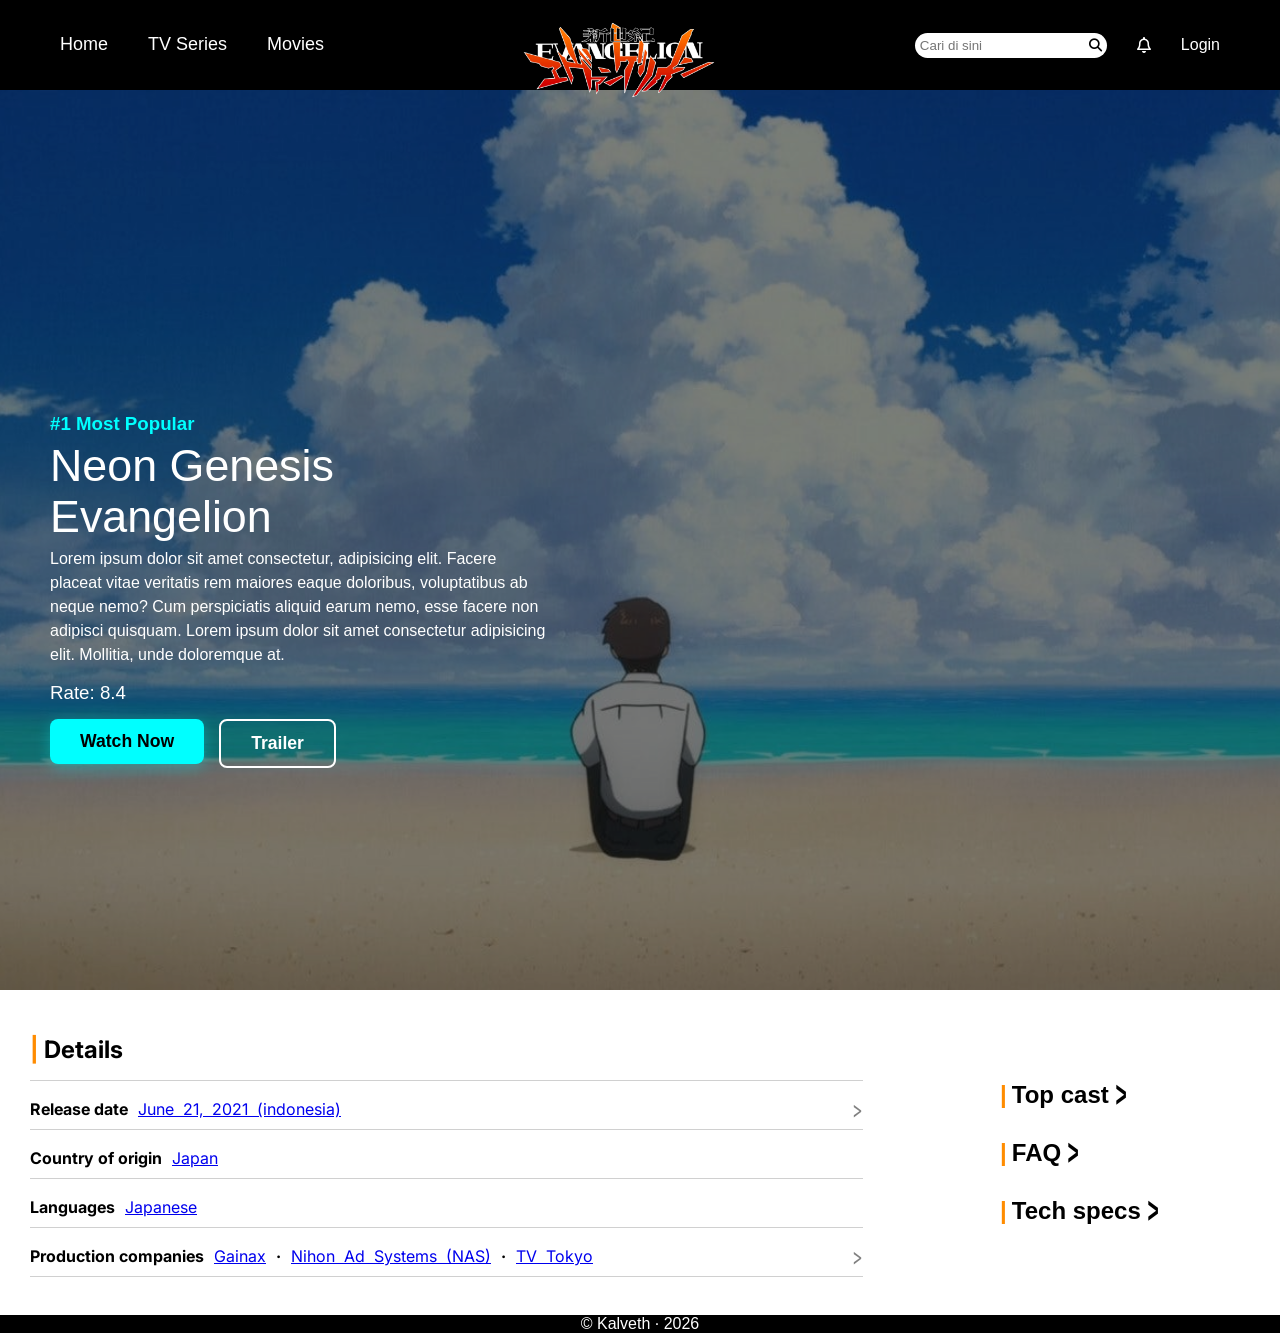
<file: index.html>
<!DOCTYPE html>
<html lang="en">
<head>
    <meta charset="UTF-8">
    <meta name="viewport" content="width=device-width, initial-scale=1.0">
    <title>Evangelion</title>
    <link rel="stylesheet" href="index.css">
    <link rel="stylesheet" href="https://cdnjs.cloudflare.com/ajax/libs/font-awesome/6.4.0/css/all.min.css">
    <link rel="preconnect" href="https://fonts.gstatic.com" crossorigin>
    <link href="https://fonts.googleapis.com/css2?family=Inter:ital,opsz,wght@0,14..32,100..900;1,14..32,100..900&display=swap" rel="stylesheet">
    <link rel="stylesheet" href="https://cdnjs.cloudflare.com/ajax/libs/font-awesome/6.4.0/css/all.min.css">
</head>
<body>
    <header class="container-navbar">
        <div class="left-navbar">
            <a href="#" class="a-navbar">Home</a></li>
            <a href="episode.html" class="a-navbar">TV Series</a></li>
            <a href="movie.html" class="a-navbar">Movies</a></li>
        </div>
        <img src="evangelion-logo.png" class="img-navbar">
        <div class="right-navbar">
            <form class="form-navbar">
                <input type="search" placeholder="Cari di sini" class="input-navbar">
                <button type="submit" class="button-navbar"><i class="fa-solid fa-magnifying-glass"></i></button>
            </form>
            <i class="fa-regular fa-bell"></i>
            <a href="#" class="login-navbar">Login</a>
        </div>
    </header>
    <main class="container-content">
        <img src="beachscene.jpg" class="img-content">
        <div class="teks-content">
            <h3 class="h3-content">#1 Most Popular</h3>
            <h1 class="h1-content">Neon Genesis Evangelion</h1>
            <p class="p-content">Lorem ipsum dolor sit amet consectetur, adipisicing elit. Facere placeat vitae veritatis rem maiores eaque doloribus, voluptatibus ab neque nemo? Cum perspiciatis aliquid earum nemo, esse facere non adipisci quisquam.
                Lorem ipsum dolor sit amet consectetur adipisicing elit. Mollitia, unde doloremque at.
            </p>
            <h3 class="rate-content">Rate: 8.4</h3>
            <div class="container-btn">
                <a href="episode.html">
                <button class="btn button1">Watch Now</button>
                </a>
                <a href="https://youtu.be/13nSISwxrY4?si=k50iz0250vUXE9Rt">
                <button class="btn button2">Trailer</button>
                </a>
            </div>
        </div>
    </main>

    <footer class="footer">
        <div class="container-detail">
            <ul class="ul-detail">
                <li class="li-judul"><span class="verbar-detail">&verbar;</span>Details</li>
                <li class="li-detail">Release date <a href="#" class="a-detail">June 21, 2021 (indonesia)</a><span class="over-detail"><a href="#" class="over-detail">></a></span></li>
                <li class="li-detail">Country of origin <a href="#" class="a-detail">Japan</a></li>
                <li class="li-detail">Languages <a href="#" class="a-detail">Japanese</a></li>
                <li class="li-detail">Production companies <a href="#" class="a-detail">Gainax</a> &middot; 
                    <a href="#" class="a-detail">Nihon Ad Systems (NAS)</a> &middot; 
                    <a href="#" class="a-detail">TV Tokyo</a><span class="over-detail"><a href="#" class="over-detail">></a></li>
            </ul>
        </div>
        <div class="container-more">
            <span class="span-more"><a href="#" class="a-more"><span class="verbar-detail">&verbar;</span>Top cast<span class="over-more">></span></a></span>
            <span class="span-more"><a href="#" class="a-more"><span class="verbar-detail">&verbar;</span>FAQ<span class="over-more">></span></a></span>
            <span class="span-more"><a href="#" class="a-more"><span class="verbar-detail">&verbar;</span>Tech specs<span class="over-more">></span></a></span>
        </div>
    </footer>
    <div class="index-last">
        <p class="last-p">&copy; Kalveth &middot; 2026</p>
    </div>
</body>
</html>
</file>
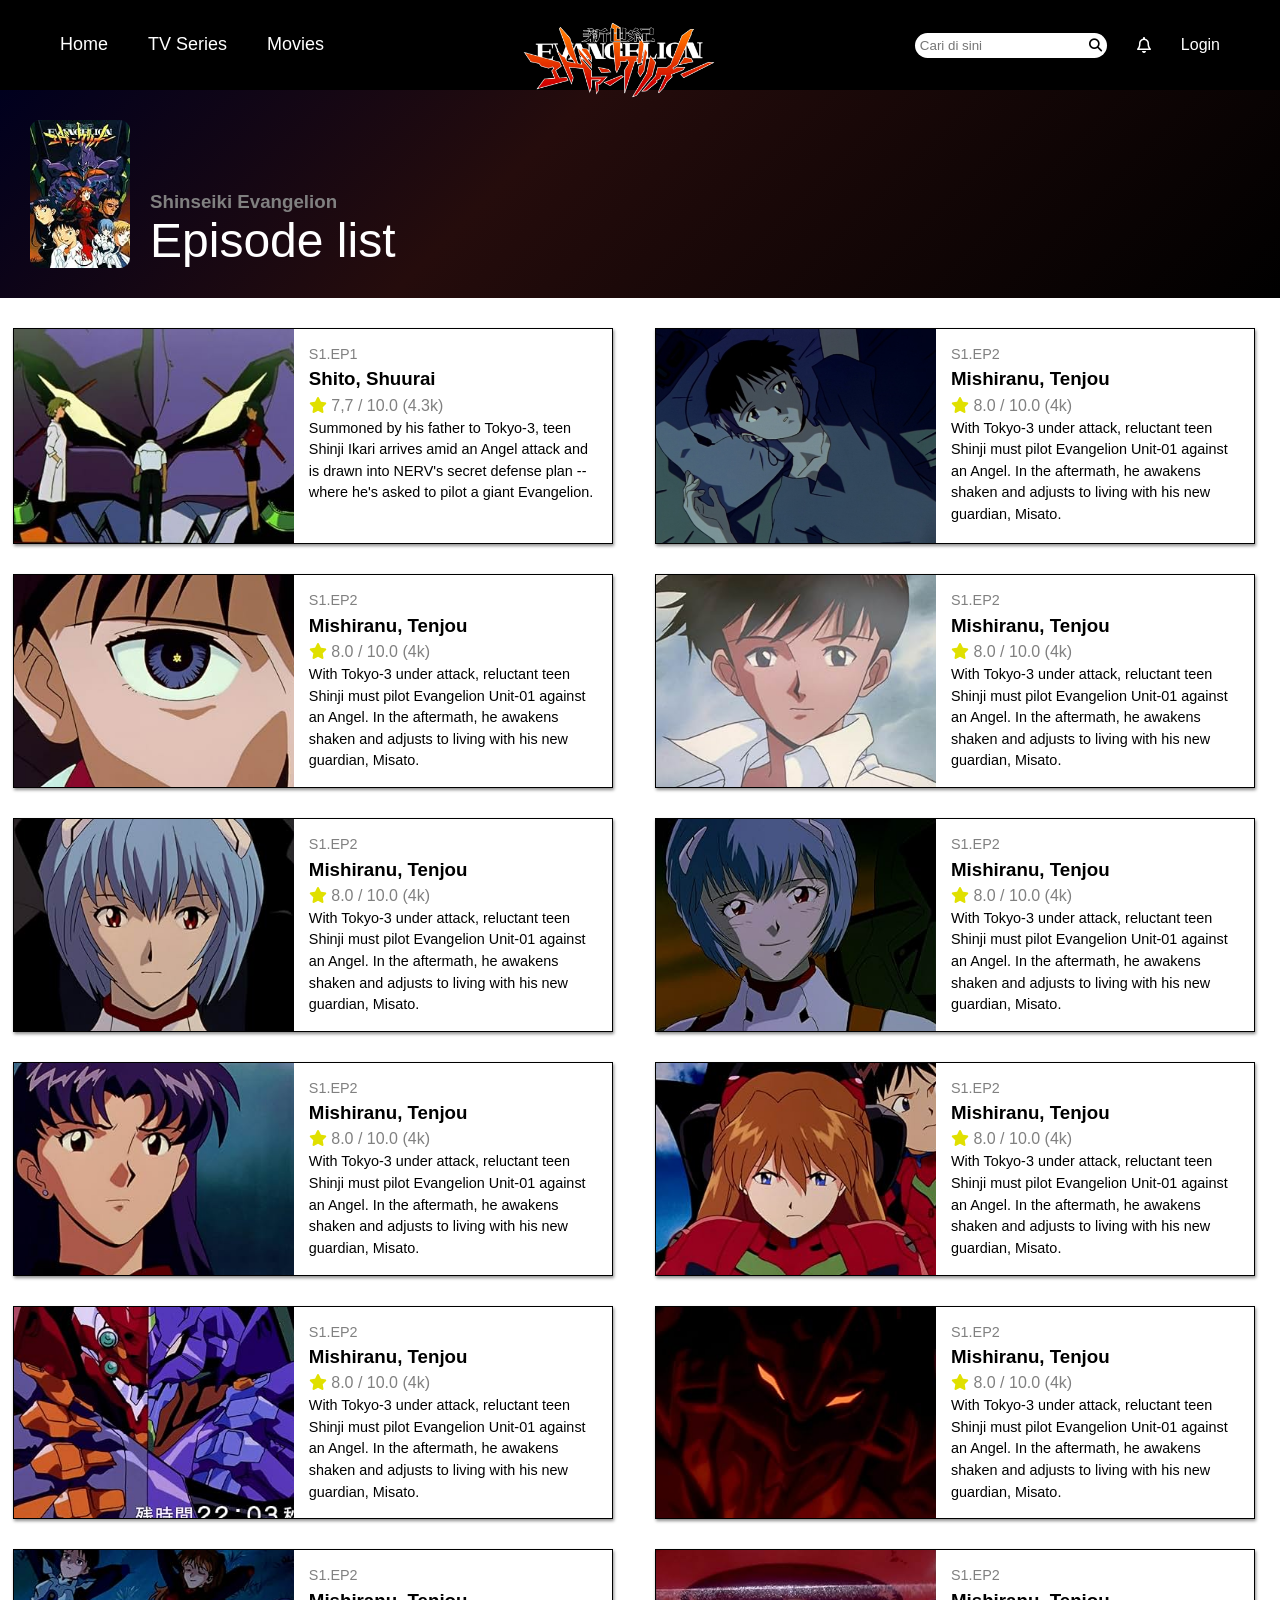
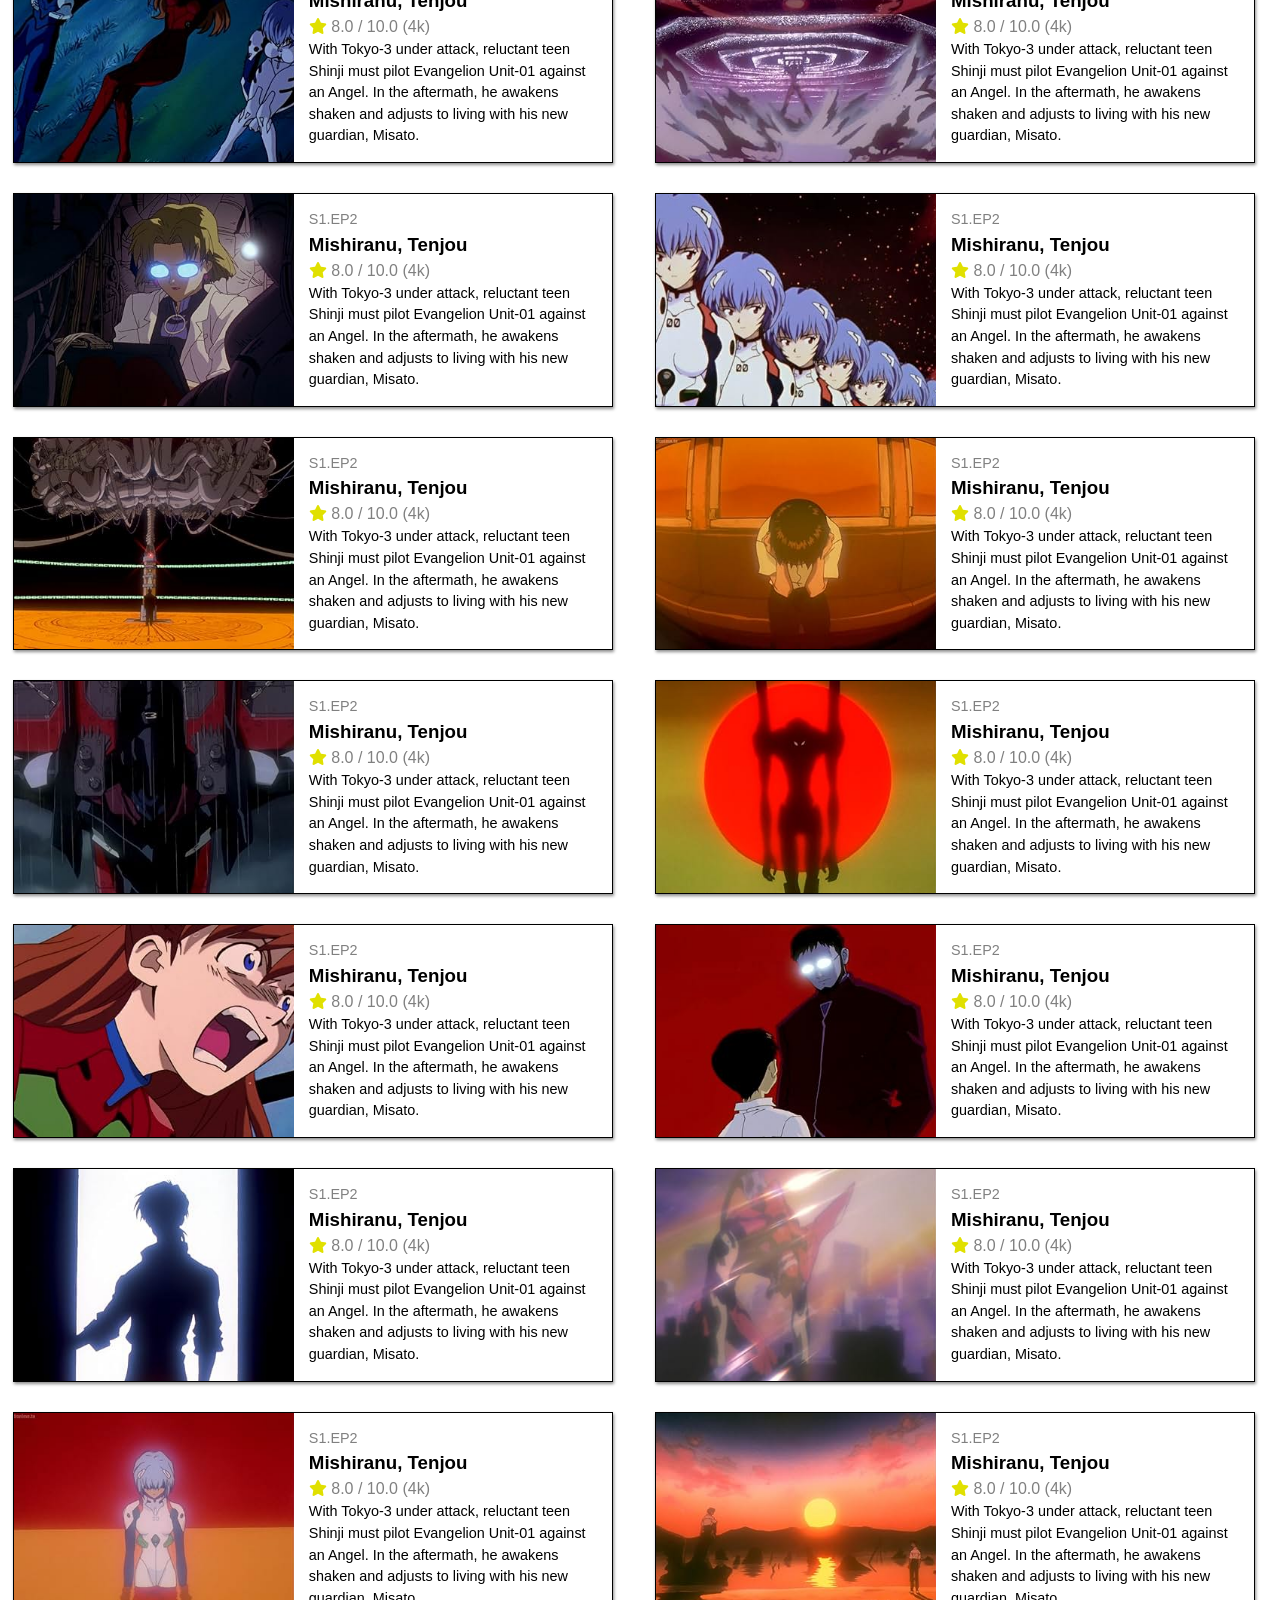
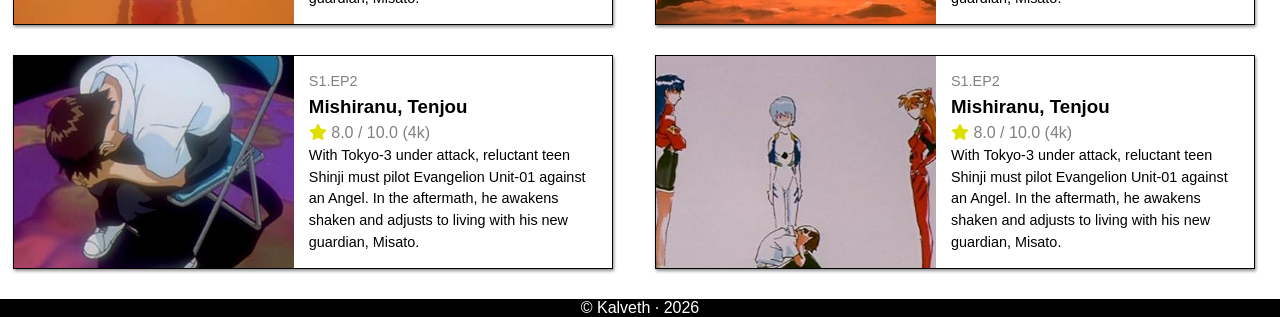
<file: episode.html>
<!DOCTYPE html>
<html lang="en">
<head>
    <meta charset="UTF-8">
    <meta name="viewport" content="width=device-width, initial-scale=1.0">
    <title>Evangelion</title>
    <link rel="stylesheet" href="episode.css">
    <link rel="preconnect" href="https://fonts.googleapis.com">
    <link rel="preconnect" href="https://fonts.gstatic.com" crossorigin>
    <link href="https://fonts.googleapis.com/css2?family=Inter:ital,opsz,wght@0,14..32,100..900;1,14..32,100..900&display=swap" rel="stylesheet">
    <link rel="stylesheet" href="https://cdnjs.cloudflare.com/ajax/libs/font-awesome/6.4.0/css/all.min.css">
</head>
<body>
    <header class="container-navbar">
        <div class="left-navbar">
            <a href="index.html" class="a-navbar">Home</a></li>
            <a href="#" class="a-navbar">TV Series</a></li>
            <a href="movie.html" class="a-navbar">Movies</a></li>
        </div>
        <img src="evangelion-logo.png" class="img-navbar">
        <div class="right-navbar">
            <form class="form-navbar">
                <input type="search" placeholder="Cari di sini" class="input-navbar">
                <button type="submit" class="button-navbar"><i class="fa-solid fa-magnifying-glass"></i></button>
            </form>
            <i class="fa-regular fa-bell"></i>
            <a href="#" class="login-navbar">Login</a>
        </div>
    </header>
    <header class="container-header">
        <div class="container-left">
        <img src="foto/poster.jpg" alt="" class="img-header">
        <div class="left-header">
            <h3 class="h3-header">Shinseiki Evangelion</h3>
            <h1 class="h1-header">Episode list</h1>
        </div>
        </div>
    </header>
    <main class="container-content">
        <div class="card-content">

            <div class="card">
                <img src="foto/ep1.jpg" alt="" class="img-card">
                <div class="text-card">
                    <p class="episode-card">S1.EP1</p>
                    <h3 class="judul-card">Shito, Shuurai</h3>
                    <p class="rate-card"><i class="fa-solid fa-star"></i> 7,7 / 10.0 (4.3k)</p>
                    <p class="desk-card">Summoned by his father to Tokyo-3, teen Shinji Ikari arrives amid an Angel attack and is drawn into NERV's secret defense plan -- where he's asked to pilot a giant Evangelion.</p>
                </div>
            </div>

            <div class="card">
                <img src="foto/ep2.jpg" alt="" class="img-card">
                <div class="text-card">
                    <p class="episode-card">S1.EP2</p>
                    <h3 class="judul-card">Mishiranu, Tenjou</h3>
                    <p class="rate-card"><i class="fa-solid fa-star"></i> 8.0 / 10.0 (4k)</p>
                    <p class="desk-card">With Tokyo-3 under attack, reluctant teen Shinji must pilot Evangelion Unit-01 against an Angel. In the aftermath, he awakens shaken and adjusts to living with his new guardian, Misato.</p>
                </div>
            </div>
            <div class="card">
                <img src="foto/ep3.jpg" alt="" class="img-card">
                <div class="text-card">
                    <p class="episode-card">S1.EP2</p>
                    <h3 class="judul-card">Mishiranu, Tenjou</h3>
                    <p class="rate-card"><i class="fa-solid fa-star"></i> 8.0 / 10.0 (4k)</p>
                    <p class="desk-card">With Tokyo-3 under attack, reluctant teen Shinji must pilot Evangelion Unit-01 against an Angel. In the aftermath, he awakens shaken and adjusts to living with his new guardian, Misato.</p>
                </div>
            </div>
            <div class="card">
                <img src="foto/ep4.jpg" alt="" class="img-card">
                <div class="text-card">
                    <p class="episode-card">S1.EP2</p>
                    <h3 class="judul-card">Mishiranu, Tenjou</h3>
                    <p class="rate-card"><i class="fa-solid fa-star"></i> 8.0 / 10.0 (4k)</p>
                    <p class="desk-card">With Tokyo-3 under attack, reluctant teen Shinji must pilot Evangelion Unit-01 against an Angel. In the aftermath, he awakens shaken and adjusts to living with his new guardian, Misato.</p>
                </div>
            </div>
            <div class="card">
                <img src="foto/ep5.jpg" alt="" class="img-card">
                <div class="text-card">
                    <p class="episode-card">S1.EP2</p>
                    <h3 class="judul-card">Mishiranu, Tenjou</h3>
                    <p class="rate-card"><i class="fa-solid fa-star"></i> 8.0 / 10.0 (4k)</p>
                    <p class="desk-card">With Tokyo-3 under attack, reluctant teen Shinji must pilot Evangelion Unit-01 against an Angel. In the aftermath, he awakens shaken and adjusts to living with his new guardian, Misato.</p>
                </div>
            </div>
            <div class="card">
                <img src="foto/ep6.jpg" alt="" class="img-card">
                <div class="text-card">
                    <p class="episode-card">S1.EP2</p>
                    <h3 class="judul-card">Mishiranu, Tenjou</h3>
                    <p class="rate-card"><i class="fa-solid fa-star"></i> 8.0 / 10.0 (4k)</p>
                    <p class="desk-card">With Tokyo-3 under attack, reluctant teen Shinji must pilot Evangelion Unit-01 against an Angel. In the aftermath, he awakens shaken and adjusts to living with his new guardian, Misato.</p>
                </div>
            </div>
            <div class="card">
                <img src="foto/ep7.jpg" alt="" class="img-card">
                <div class="text-card">
                    <p class="episode-card">S1.EP2</p>
                    <h3 class="judul-card">Mishiranu, Tenjou</h3>
                    <p class="rate-card"><i class="fa-solid fa-star"></i> 8.0 / 10.0 (4k)</p>
                    <p class="desk-card">With Tokyo-3 under attack, reluctant teen Shinji must pilot Evangelion Unit-01 against an Angel. In the aftermath, he awakens shaken and adjusts to living with his new guardian, Misato.</p>
                </div>
            </div>
            <div class="card">
                <img src="foto/ep8.jpg" alt="" class="img-card">
                <div class="text-card">
                    <p class="episode-card">S1.EP2</p>
                    <h3 class="judul-card">Mishiranu, Tenjou</h3>
                    <p class="rate-card"><i class="fa-solid fa-star"></i> 8.0 / 10.0 (4k)</p>
                    <p class="desk-card">With Tokyo-3 under attack, reluctant teen Shinji must pilot Evangelion Unit-01 against an Angel. In the aftermath, he awakens shaken and adjusts to living with his new guardian, Misato.</p>
                </div>
            </div>
            <div class="card">
                <img src="foto/ep9.jpg" alt="" class="img-card">
                <div class="text-card">
                    <p class="episode-card">S1.EP2</p>
                    <h3 class="judul-card">Mishiranu, Tenjou</h3>
                    <p class="rate-card"><i class="fa-solid fa-star"></i> 8.0 / 10.0 (4k)</p>
                    <p class="desk-card">With Tokyo-3 under attack, reluctant teen Shinji must pilot Evangelion Unit-01 against an Angel. In the aftermath, he awakens shaken and adjusts to living with his new guardian, Misato.</p>
                </div>
            </div>
            <div class="card">
                <img src="foto/ep10.jpg" alt="" class="img-card">
                <div class="text-card">
                    <p class="episode-card">S1.EP2</p>
                    <h3 class="judul-card">Mishiranu, Tenjou</h3>
                    <p class="rate-card"><i class="fa-solid fa-star"></i> 8.0 / 10.0 (4k)</p>
                    <p class="desk-card">With Tokyo-3 under attack, reluctant teen Shinji must pilot Evangelion Unit-01 against an Angel. In the aftermath, he awakens shaken and adjusts to living with his new guardian, Misato.</p>
                </div>
            </div>
            <div class="card">
                <img src="foto/ep11.jpg" alt="" class="img-card">
                <div class="text-card">
                    <p class="episode-card">S1.EP2</p>
                    <h3 class="judul-card">Mishiranu, Tenjou</h3>
                    <p class="rate-card"><i class="fa-solid fa-star"></i> 8.0 / 10.0 (4k)</p>
                    <p class="desk-card">With Tokyo-3 under attack, reluctant teen Shinji must pilot Evangelion Unit-01 against an Angel. In the aftermath, he awakens shaken and adjusts to living with his new guardian, Misato.</p>
                </div>
            </div>
            <div class="card">
                <img src="foto/ep12.jpg" alt="" class="img-card">
                <div class="text-card">
                    <p class="episode-card">S1.EP2</p>
                    <h3 class="judul-card">Mishiranu, Tenjou</h3>
                    <p class="rate-card"><i class="fa-solid fa-star"></i> 8.0 / 10.0 (4k)</p>
                    <p class="desk-card">With Tokyo-3 under attack, reluctant teen Shinji must pilot Evangelion Unit-01 against an Angel. In the aftermath, he awakens shaken and adjusts to living with his new guardian, Misato.</p>
                </div>
            </div>
            <div class="card">
                <img src="foto/ep13.jpg" alt="" class="img-card">
                <div class="text-card">
                    <p class="episode-card">S1.EP2</p>
                    <h3 class="judul-card">Mishiranu, Tenjou</h3>
                    <p class="rate-card"><i class="fa-solid fa-star"></i> 8.0 / 10.0 (4k)</p>
                    <p class="desk-card">With Tokyo-3 under attack, reluctant teen Shinji must pilot Evangelion Unit-01 against an Angel. In the aftermath, he awakens shaken and adjusts to living with his new guardian, Misato.</p>
                </div>
            </div>
            <div class="card">
                <img src="foto/ep14.jpg" alt="" class="img-card">
                <div class="text-card">
                    <p class="episode-card">S1.EP2</p>
                    <h3 class="judul-card">Mishiranu, Tenjou</h3>
                    <p class="rate-card"><i class="fa-solid fa-star"></i> 8.0 / 10.0 (4k)</p>
                    <p class="desk-card">With Tokyo-3 under attack, reluctant teen Shinji must pilot Evangelion Unit-01 against an Angel. In the aftermath, he awakens shaken and adjusts to living with his new guardian, Misato.</p>
                </div>
            </div>
            <div class="card">
                <img src="foto/ep15.jpg" alt="" class="img-card">
                <div class="text-card">
                    <p class="episode-card">S1.EP2</p>
                    <h3 class="judul-card">Mishiranu, Tenjou</h3>
                    <p class="rate-card"><i class="fa-solid fa-star"></i> 8.0 / 10.0 (4k)</p>
                    <p class="desk-card">With Tokyo-3 under attack, reluctant teen Shinji must pilot Evangelion Unit-01 against an Angel. In the aftermath, he awakens shaken and adjusts to living with his new guardian, Misato.</p>
                </div>
            </div>
            <div class="card">
                <img src="foto/ep16.jpg" alt="" class="img-card">
                <div class="text-card">
                    <p class="episode-card">S1.EP2</p>
                    <h3 class="judul-card">Mishiranu, Tenjou</h3>
                    <p class="rate-card"><i class="fa-solid fa-star"></i> 8.0 / 10.0 (4k)</p>
                    <p class="desk-card">With Tokyo-3 under attack, reluctant teen Shinji must pilot Evangelion Unit-01 against an Angel. In the aftermath, he awakens shaken and adjusts to living with his new guardian, Misato.</p>
                </div>
            </div>
            <div class="card">
                <img src="foto/ep17.jpg" alt="" class="img-card">
                <div class="text-card">
                    <p class="episode-card">S1.EP2</p>
                    <h3 class="judul-card">Mishiranu, Tenjou</h3>
                    <p class="rate-card"><i class="fa-solid fa-star"></i> 8.0 / 10.0 (4k)</p>
                    <p class="desk-card">With Tokyo-3 under attack, reluctant teen Shinji must pilot Evangelion Unit-01 against an Angel. In the aftermath, he awakens shaken and adjusts to living with his new guardian, Misato.</p>
                </div>
            </div>
            <div class="card">
                <img src="foto/ep18.jpg" alt="" class="img-card">
                <div class="text-card">
                    <p class="episode-card">S1.EP2</p>
                    <h3 class="judul-card">Mishiranu, Tenjou</h3>
                    <p class="rate-card"><i class="fa-solid fa-star"></i> 8.0 / 10.0 (4k)</p>
                    <p class="desk-card">With Tokyo-3 under attack, reluctant teen Shinji must pilot Evangelion Unit-01 against an Angel. In the aftermath, he awakens shaken and adjusts to living with his new guardian, Misato.</p>
                </div>
            </div>
            <div class="card">
                <img src="foto/ep19.jpg" alt="" class="img-card">
                <div class="text-card">
                    <p class="episode-card">S1.EP2</p>
                    <h3 class="judul-card">Mishiranu, Tenjou</h3>
                    <p class="rate-card"><i class="fa-solid fa-star"></i> 8.0 / 10.0 (4k)</p>
                    <p class="desk-card">With Tokyo-3 under attack, reluctant teen Shinji must pilot Evangelion Unit-01 against an Angel. In the aftermath, he awakens shaken and adjusts to living with his new guardian, Misato.</p>
                </div>
            </div>
            <div class="card">
                <img src="foto/ep20.jpg" alt="" class="img-card">
                <div class="text-card">
                    <p class="episode-card">S1.EP2</p>
                    <h3 class="judul-card">Mishiranu, Tenjou</h3>
                    <p class="rate-card"><i class="fa-solid fa-star"></i> 8.0 / 10.0 (4k)</p>
                    <p class="desk-card">With Tokyo-3 under attack, reluctant teen Shinji must pilot Evangelion Unit-01 against an Angel. In the aftermath, he awakens shaken and adjusts to living with his new guardian, Misato.</p>
                </div>
            </div>
            <div class="card">
                <img src="foto/ep21.jpg" alt="" class="img-card">
                <div class="text-card">
                    <p class="episode-card">S1.EP2</p>
                    <h3 class="judul-card">Mishiranu, Tenjou</h3>
                    <p class="rate-card"><i class="fa-solid fa-star"></i> 8.0 / 10.0 (4k)</p>
                    <p class="desk-card">With Tokyo-3 under attack, reluctant teen Shinji must pilot Evangelion Unit-01 against an Angel. In the aftermath, he awakens shaken and adjusts to living with his new guardian, Misato.</p>
                </div>
            </div>
            <div class="card">
                <img src="foto/ep22.jpg" alt="" class="img-card">
                <div class="text-card">
                    <p class="episode-card">S1.EP2</p>
                    <h3 class="judul-card">Mishiranu, Tenjou</h3>
                    <p class="rate-card"><i class="fa-solid fa-star"></i> 8.0 / 10.0 (4k)</p>
                    <p class="desk-card">With Tokyo-3 under attack, reluctant teen Shinji must pilot Evangelion Unit-01 against an Angel. In the aftermath, he awakens shaken and adjusts to living with his new guardian, Misato.</p>
                </div>
            </div>
            <div class="card">
                <img src="foto/ep23.jpg" alt="" class="img-card">
                <div class="text-card">
                    <p class="episode-card">S1.EP2</p>
                    <h3 class="judul-card">Mishiranu, Tenjou</h3>
                    <p class="rate-card"><i class="fa-solid fa-star"></i> 8.0 / 10.0 (4k)</p>
                    <p class="desk-card">With Tokyo-3 under attack, reluctant teen Shinji must pilot Evangelion Unit-01 against an Angel. In the aftermath, he awakens shaken and adjusts to living with his new guardian, Misato.</p>
                </div>
            </div>
            <div class="card">
                <img src="foto/ep24.jpg" alt="" class="img-card">
                <div class="text-card">
                    <p class="episode-card">S1.EP2</p>
                    <h3 class="judul-card">Mishiranu, Tenjou</h3>
                    <p class="rate-card"><i class="fa-solid fa-star"></i> 8.0 / 10.0 (4k)</p>
                    <p class="desk-card">With Tokyo-3 under attack, reluctant teen Shinji must pilot Evangelion Unit-01 against an Angel. In the aftermath, he awakens shaken and adjusts to living with his new guardian, Misato.</p>
                </div>
            </div>
            <div class="card">
                <img src="foto/ep25.jpg" alt="" class="img-card">
                <div class="text-card">
                    <p class="episode-card">S1.EP2</p>
                    <h3 class="judul-card">Mishiranu, Tenjou</h3>
                    <p class="rate-card"><i class="fa-solid fa-star"></i> 8.0 / 10.0 (4k)</p>
                    <p class="desk-card">With Tokyo-3 under attack, reluctant teen Shinji must pilot Evangelion Unit-01 against an Angel. In the aftermath, he awakens shaken and adjusts to living with his new guardian, Misato.</p>
                </div>
            </div>
            <div class="card">
                <img src="foto/ep26.jpg" alt="" class="img-card">
                <div class="text-card">
                    <p class="episode-card">S1.EP2</p>
                    <h3 class="judul-card">Mishiranu, Tenjou</h3>
                    <p class="rate-card"><i class="fa-solid fa-star"></i> 8.0 / 10.0 (4k)</p>
                    <p class="desk-card">With Tokyo-3 under attack, reluctant teen Shinji must pilot Evangelion Unit-01 against an Angel. In the aftermath, he awakens shaken and adjusts to living with his new guardian, Misato.</p>
                </div>
            </div>
        </div>
    </main>
    <div class="index-last">
        <p class="last-p">&copy; Kalveth &middot; 2026</p>
    </div>
</body>
</html>
</file>
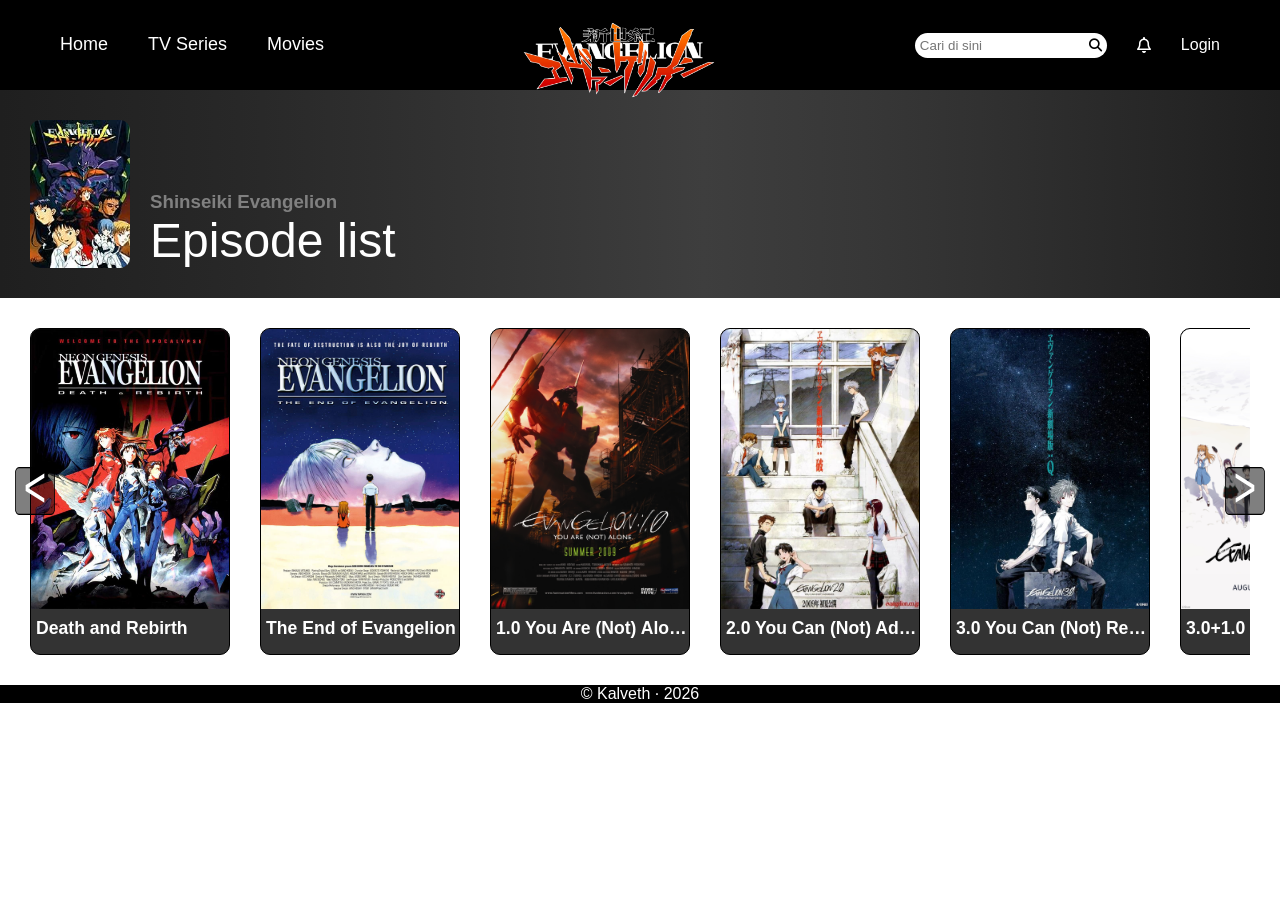
<file: movie.html>
<!DOCTYPE html>
<html lang="en">
<head>
    <meta charset="UTF-8">
    <meta name="viewport" content="width=device-width, initial-scale=1.0">
    <title>Evangelion</title>
    <link rel="stylesheet" href="movie.css">
    <link rel="stylesheet" href="https://cdnjs.cloudflare.com/ajax/libs/font-awesome/6.4.0/css/all.min.css">
    <link rel="preconnect" href="https://fonts.gstatic.com" crossorigin>
    <link href="https://fonts.googleapis.com/css2?family=Inter:ital,opsz,wght@0,14..32,100..900;1,14..32,100..900&display=swap" rel="stylesheet">
    <link rel="stylesheet" href="https://cdnjs.cloudflare.com/ajax/libs/font-awesome/6.4.0/css/all.min.css">
</head>
<body>
    <header class="container-navbar">
        <div class="left-navbar">
            <a href="index.html" class="a-navbar">Home</a></li>
            <a href="episode.html" class="a-navbar">TV Series</a></li>
            <a href="#" class="a-navbar">Movies</a></li>
        </div>
        <img src="evangelion-logo.png" class="img-navbar">
        <div class="right-navbar">
            <form class="form-navbar">
                <input type="search" placeholder="Cari di sini" class="input-navbar">
                <button type="submit" class="button-navbar"><i class="fa-solid fa-magnifying-glass"></i></button>
            </form>
            <i class="fa-regular fa-bell"></i>
            <a href="#" class="login-navbar">Login</a>
        </div>
    </header>
    <header class="container-header">
        <div class="container-left">
        <img src="foto/poster.jpg" alt="" class="img-header">
        <div class="left-header">
            <h3 class="h3-header">Shinseiki Evangelion</h3>
            <h1 class="h1-header">Episode list</h1>
        </div>
        </div>
    </header>
    <main>
        <div class="container-movie">
            
            <a href="#awal" class="btn-movie left">&lt;</a>

            <div class="slider-movie">
            <!-- 1 -->
            <a href="movie0.html" class="a-movie" id="awal">
            <div class="box-movie">
                <img src="foto/movie0.jpg" alt="" class="img-movie">
                <p class="p-movie">Death and Rebirth</p>
            </div>
            </a>

             <a href="movie1.html" class="a-movie">
            <div class="box-movie">
                <img src="foto/movie1.jpg" alt="" class="img-movie">
                <p class="p-movie">The End of Evangelion</p>
            </div>
            </a>

             <a href="movie1-0.html" class="a-movie">
            <div class="box-movie">
                <img src="foto/movie1-0.jpg" alt="" class="img-movie">
                <p class="p-movie">1.0 You Are (Not) Alone</p>
            </div>
            </a>

             <a href="movie2-0.html" class="a-movie">
            <div class="box-movie">
                <img src="foto/movie2-0.jpg" alt="" class="img-movie">
                <p class="p-movie">2.0 You Can (Not) Advance</p>
            </div>
            </a>

             <a href="movie3-0.html" class="a-movie">
            <div class="box-movie">
                <img src="foto/movie3-0.jpg" alt="" class="img-movie">
                <p class="p-movie">3.0 You Can (Not) Redo</p>
            </div>
            </a>

             <a href="movie3-1.html" class="a-movie" id="akhir">
            <div class="box-movie">
                <img src="foto/movie3-1.jpg" alt="" class="img-movie">
                <p class="p-movie">3.0+1.0 Thrice Upon a Time</p>
            </div>
            </a>
            </div>

            <a href="#akhir" class="btn-movie right">&gt;</a>

        </div>
    </main>
    <div class="index-last">
        <p class="last-p">&copy; Kalveth &middot; 2026</p>
    </div>
</body>
</html>
</file>
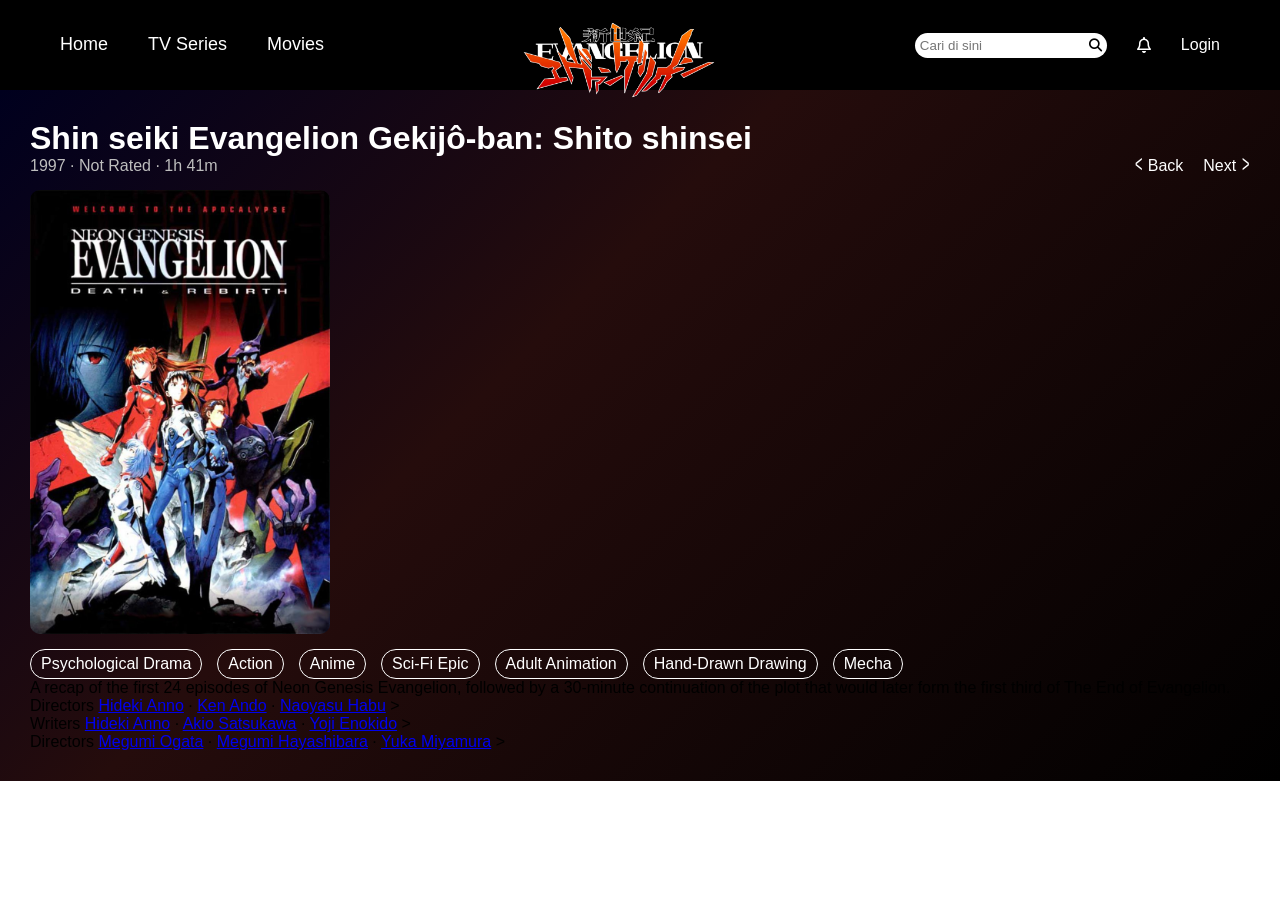
<file: movie0.html>
<!DOCTYPE html>
<html lang="en">
<head>
    <meta charset="UTF-8">
    <meta name="viewport" content="width=device-width, initial-scale=1.0">
    <title>Evangelion</title>
    <link rel="stylesheet" href="movie0-3.css">
    <link rel="stylesheet" href="https://cdnjs.cloudflare.com/ajax/libs/font-awesome/6.4.0/css/all.min.css">
    <link rel="preconnect" href="https://fonts.gstatic.com" crossorigin>
    <link href="https://fonts.googleapis.com/css2?family=Inter:ital,opsz,wght@0,14..32,100..900;1,14..32,100..900&display=swap" rel="stylesheet">
    <link rel="stylesheet" href="https://cdnjs.cloudflare.com/ajax/libs/font-awesome/6.4.0/css/all.min.css">
</head>
<body>
    <header class="container-navbar">
        <div class="left-navbar">
            <a href="index.html" class="a-navbar">Home</a></li>
            <a href="episode.html" class="a-navbar">TV Series</a></li>
            <a href="movie.html" class="a-navbar">Movies</a></li>
        </div>
        <img src="evangelion-logo.png" class="img-navbar">
        <div class="right-navbar">
            <form class="form-navbar">
                <input type="search" placeholder="Cari di sini" class="input-navbar">
                <button type="submit" class="button-navbar"><i class="fa-solid fa-magnifying-glass"></i></button>
            </form>
            <i class="fa-regular fa-bell"></i>
            <a href="#" class="login-navbar">Login</a>
        </div>
    </header>
    <main class="container-content">
        <div class="container-movie">
            <div class="judul-movie">
                <div class="container-judul">
                    <h1 class="h1-movie">Shin seiki Evangelion Gekijô-ban: Shito shinsei</h1>
                    <p class="year-movie">1997 &middot; Not Rated &middot; 1h 41m</p>
                </div>
                <div class="container-next">
                    <a href="#" class="a-next left"><p><span class="span-next left">&lt;</span> Back</p></a> 
                    <a href="#" class="a-next right"><p>Next <span class="span-next right">&gt;</span></p></a>
                </div>
            </div>
            <div class="source-movie">
                <img src="foto/movie0.jpg" alt="" class="img-movie">
                <iframe width="1080" height="auto" src="https://www.youtube.com/embed/IjKGHi-Jq50?si=_2B5Mi-DgeEaGnpZ" title="YouTube video player" frameborder="0" allow="accelerometer; autoplay; clipboard-write; encrypted-media; gyroscope; picture-in-picture; web-share" referrerpolicy="strict-origin-when-cross-origin" allowfullscreen></iframe>
            </div>
            <ul class="genre-movie">
                <li class="li-movie">Psychological Drama</li>
                <li class="li-movie">Action</li>
                <li class="li-movie">Anime</li>
                <li class="li-movie">Sci-Fi Epic</li>
                <li class="li-movie">Adult Animation</li>
                <li class="li-movie">Hand-Drawn Drawing</li>
                <li class="li-movie">Mecha</li>
            </ul>
            <p class="desk-movie">A recap of the first 24 episodes of Neon Genesis Evangelion, followed by a 30-minute continuation of the plot that would later form the first third of The End of Evangelion.</p>
            <div class="detail-movie">
                <p>Directors <a href="#">Hideki Anno</a> &middot; <a href="#">Ken Ando</a> &middot; <a href="#">Naoyasu Habu</a> <span>&gt;</span></p>
                <p>Writers <a href="#">Hideki Anno</a> &middot; <a href="#">Akio Satsukawa</a> &middot; <a href="#">Yoji Enokido</a> <span>&gt;</span></p>
                <p>Directors <a href="#">Megumi Ogata</a> &middot; <a href="#">Megumi Hayashibara</a> &middot; <a href="#">Yuka Miyamura</a> <span>&gt;</span></p>
            </div>
            
        </div>
    </main>
</body>
</html>
</file>
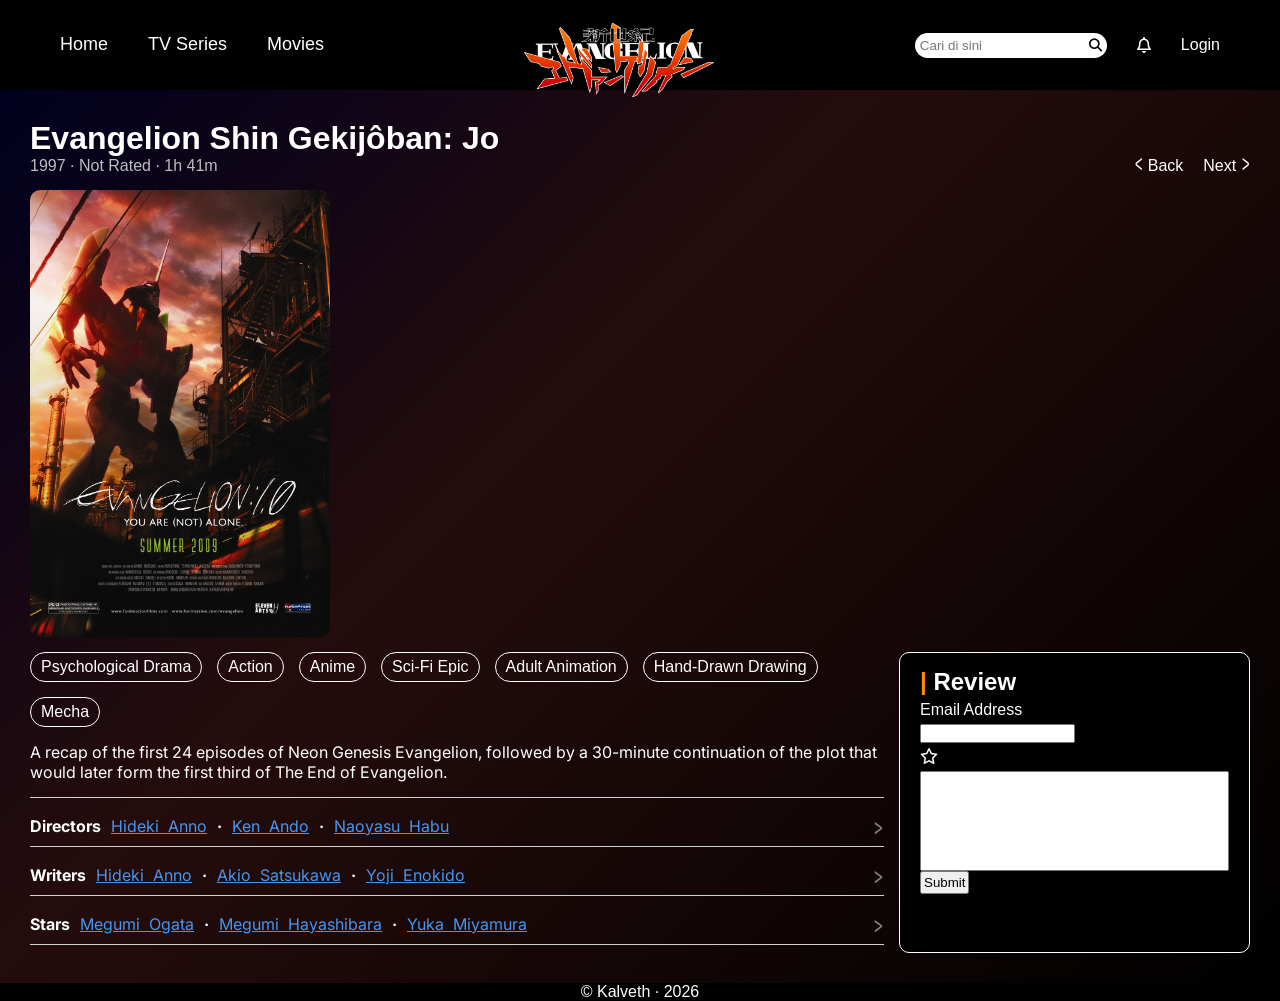
<file: movie1-0.html>
<!DOCTYPE html>
<html lang="en">
<head>
    <meta charset="UTF-8">
    <meta name="viewport" content="width=device-width, initial-scale=1.0">
    <title>Evangelion</title>
    <link rel="stylesheet" href="movie0-3.css">
    <link rel="stylesheet" href="https://cdnjs.cloudflare.com/ajax/libs/font-awesome/6.4.0/css/all.min.css">
    <link rel="preconnect" href="https://fonts.gstatic.com" crossorigin>
    <link href="https://fonts.googleapis.com/css2?family=Inter:ital,opsz,wght@0,14..32,100..900;1,14..32,100..900&display=swap" rel="stylesheet">
    <link rel="stylesheet" href="https://cdnjs.cloudflare.com/ajax/libs/font-awesome/6.4.0/css/all.min.css">
</head>
<body>
    <header class="container-navbar">
        <div class="left-navbar">
            <a href="index.html" class="a-navbar">Home</a></li>
            <a href="episode.html" class="a-navbar">TV Series</a></li>
            <a href="movie.html" class="a-navbar">Movies</a></li>
        </div>
        <img src="evangelion-logo.png" class="img-navbar">
        <div class="right-navbar">
            <form class="form-navbar">
                <input type="search" placeholder="Cari di sini" class="input-navbar">
                <button type="submit" class="button-navbar"><i class="fa-solid fa-magnifying-glass"></i></button>
            </form>
            <i class="fa-regular fa-bell"></i>
            <a href="#" class="login-navbar">Login</a>
        </div>
    </header>
    <main class="container-content">
        <div class="container-movie">
            <div class="judul-movie">
                <div class="container-judul">
                    <h1 class="h1-movie">Evangelion Shin Gekijôban: Jo</h1>
                    <p class="year-movie">1997 &middot; Not Rated &middot; 1h 41m</p>
                </div>
                <div class="container-next">
                    <a href="movie1.html" class="a-next left"><p><span class="span-next left">&lt;</span> Back</p></a> 
                    <a href="movie2-0.html" class="a-next right"><p>Next <span class="span-next right">&gt;</span></p></a>
                </div>
            </div>
            <div class="source-movie">
                <img src="foto/movie1-0.jpg" alt="" class="img-movie">
                <iframe width="1080" height="auto" src="https://www.youtube.com/embed/rof6qBz84vE?si=v_strHLr33Zc3fgp" title="YouTube video player" frameborder="0" allow="accelerometer; autoplay; clipboard-write; encrypted-media; gyroscope; picture-in-picture; web-share" referrerpolicy="strict-origin-when-cross-origin" allowfullscreen></iframe>
            </div>

            <div class="isi"> 
            <ul class="genre-movie">
                <li class="li-movie">Psychological Drama</li>
                <li class="li-movie">Action</li>
                <li class="li-movie">Anime</li>
                <li class="li-movie">Sci-Fi Epic</li>
                <li class="li-movie">Adult Animation</li>
                <li class="li-movie">Hand-Drawn Drawing</li>
                <li class="li-movie">Mecha</li>
            </ul>
            
            <div class="container-detail">
            <ul class="ul-detail">
                <li class="desk-detail"><p class="p-detail">A recap of the first 24 episodes of Neon Genesis Evangelion, followed by a 30-minute continuation of the plot that would later form the first third of The End of Evangelion.</p></li>
                <li class="li-detail">Directors 
                    <a href="#" class="a-detail">Hideki Anno</a> &middot; 
                    <a href="#" class="a-detail">Ken Ando</a> &middot; 
                    <a href="#" class="a-detail">Naoyasu Habu</a><span class="over-detail">
                    <a href="#" class="over-detail">></a>
                </li>

                <li class="li-detail">Writers 
                    <a href="#" class="a-detail">Hideki Anno</a> &middot; 
                    <a href="#" class="a-detail">Akio Satsukawa</a> &middot; 
                    <a href="#" class="a-detail">Yoji Enokido</a><span class="over-detail">
                    <a href="#" class="over-detail">></a>
                </li>

                <li class="li-detail">Stars 
                    <a href="#" class="a-detail">Megumi Ogata</a> &middot; 
                    <a href="#" class="a-detail">Megumi Hayashibara</a> &middot; 
                    <a href="#" class="a-detail">Yuka Miyamura</a><span class="over-detail">
                    <a href="#" class="over-detail">></a>
                </li>
            </ul>
        </div>
        <div class="container-form">
                <p class="judul-form"><span class="verbar-form">&verbar;</span> Review</p>

                <form class="form">
                    <p>Email Address</p>
                    <input type="text" class="email-form">
                    <p id="star-form"><i class="fa-regular fa-star"></i></p>
                    <input type="text" class="text-form">
                </form>
                <button type="submit" class="button-form">Submit</button>
        </div>
        </div>
        </div>
    </main>
    <div class="index-last">
        <p class="last-p">&copy; Kalveth &middot; 2026</p>
    </div>
</body>
</html>
</file>
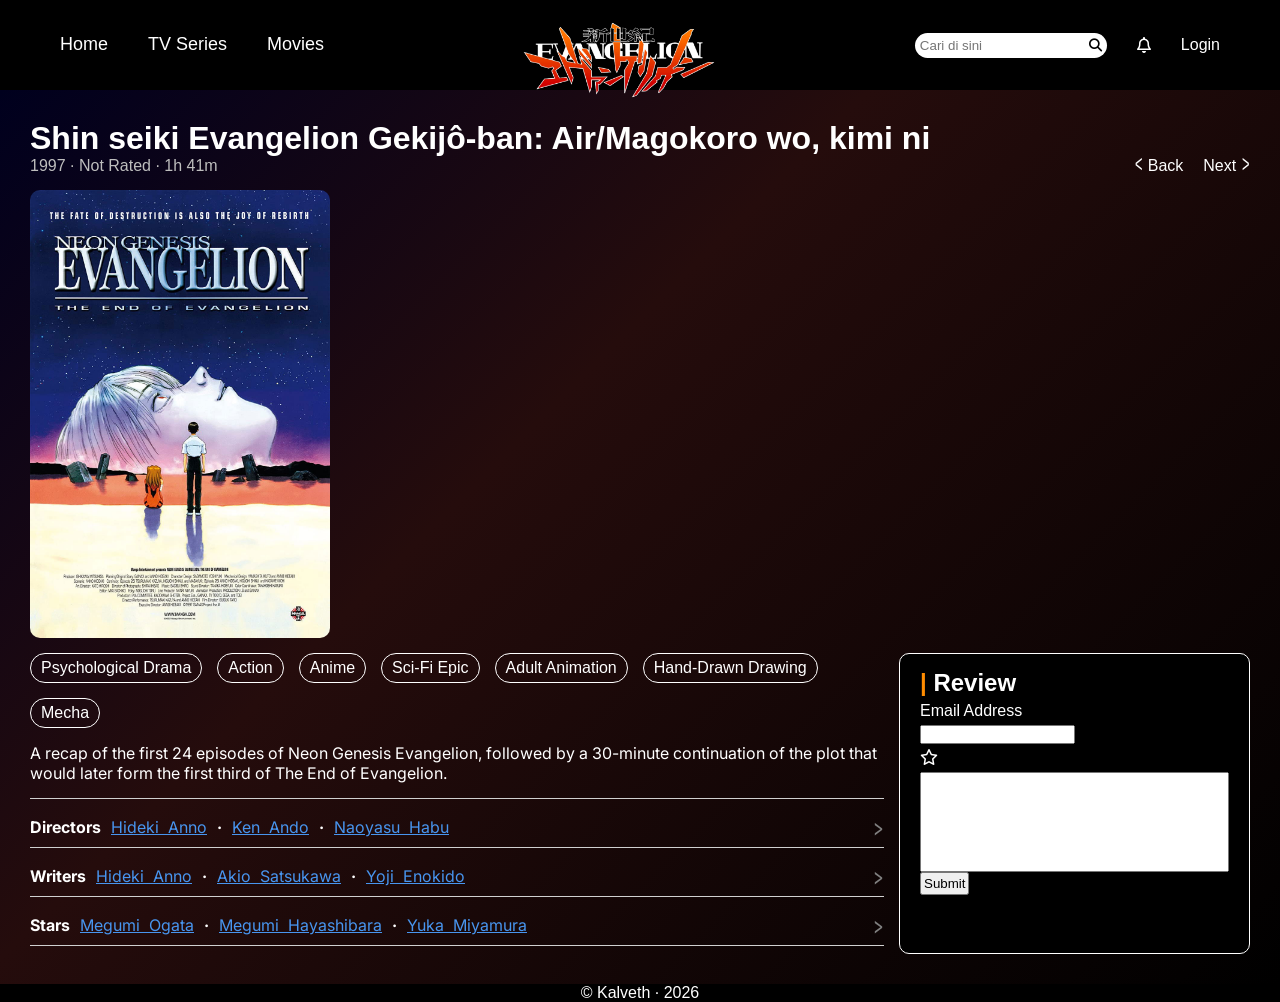
<file: movie1.html>
<!DOCTYPE html>
<html lang="en">
<head>
    <meta charset="UTF-8">
    <meta name="viewport" content="width=device-width, initial-scale=1.0">
    <title>Evangelion</title>
    <link rel="stylesheet" href="movie0-3.css">
    <link rel="stylesheet" href="https://cdnjs.cloudflare.com/ajax/libs/font-awesome/6.4.0/css/all.min.css">
    <link rel="preconnect" href="https://fonts.gstatic.com" crossorigin>
    <link href="https://fonts.googleapis.com/css2?family=Inter:ital,opsz,wght@0,14..32,100..900;1,14..32,100..900&display=swap" rel="stylesheet">
    <link rel="stylesheet" href="https://cdnjs.cloudflare.com/ajax/libs/font-awesome/6.4.0/css/all.min.css">
</head>
<body>
    <header class="container-navbar">
        <div class="left-navbar">
            <a href="index.html" class="a-navbar">Home</a></li>
            <a href="episode.html" class="a-navbar">TV Series</a></li>
            <a href="movie.html" class="a-navbar">Movies</a></li>
        </div>
        <img src="evangelion-logo.png" class="img-navbar">
        <div class="right-navbar">
            <form class="form-navbar">
                <input type="search" placeholder="Cari di sini" class="input-navbar">
                <button type="submit" class="button-navbar"><i class="fa-solid fa-magnifying-glass"></i></button>
            </form>
            <i class="fa-regular fa-bell"></i>
            <a href="#" class="login-navbar">Login</a>
        </div>
    </header>
    <main class="container-content">
        <div class="container-movie">
            <div class="judul-movie">
                <div class="container-judul">
                    <h1 class="h1-movie">Shin seiki Evangelion Gekijô-ban: Air/Magokoro wo, kimi ni</h1>
                    <p class="year-movie">1997 &middot; Not Rated &middot; 1h 41m</p>
                </div>
                <div class="container-next">
                    <a href="movie0.html" class="a-next left"><p><span class="span-next left">&lt;</span> Back</p></a> 
                    <a href="movie1-0.html" class="a-next right"><p>Next <span class="span-next right">&gt;</span></p></a>
                </div>
            </div>
            <div class="source-movie">
                <img src="foto/movie1.jpg" alt="" class="img-movie">
                <iframe width="1080" height="auto" src="https://www.youtube.com/embed/v1pWyWIu8x4?si=JgLRra38ZZV84F4X" title="YouTube video player" frameborder="0" allow="accelerometer; autoplay; clipboard-write; encrypted-media; gyroscope; picture-in-picture; web-share" referrerpolicy="strict-origin-when-cross-origin" allowfullscreen></iframe>
            </div>

            <div class="isi"> 
            <ul class="genre-movie">
                <li class="li-movie">Psychological Drama</li>
                <li class="li-movie">Action</li>
                <li class="li-movie">Anime</li>
                <li class="li-movie">Sci-Fi Epic</li>
                <li class="li-movie">Adult Animation</li>
                <li class="li-movie">Hand-Drawn Drawing</li>
                <li class="li-movie">Mecha</li>
            </ul>
            
            <div class="container-detail">
            <ul class="ul-detail">
                <li class="desk-detail"><p class="p-detail">A recap of the first 24 episodes of Neon Genesis Evangelion, followed by a 30-minute continuation of the plot that would later form the first third of The End of Evangelion.</p></li>
                <li class="li-detail">Directors 
                    <a href="#" class="a-detail">Hideki Anno</a> &middot; 
                    <a href="#" class="a-detail">Ken Ando</a> &middot; 
                    <a href="#" class="a-detail">Naoyasu Habu</a><span class="over-detail">
                    <a href="#" class="over-detail">></a>
                </li>

                <li class="li-detail">Writers 
                    <a href="#" class="a-detail">Hideki Anno</a> &middot; 
                    <a href="#" class="a-detail">Akio Satsukawa</a> &middot; 
                    <a href="#" class="a-detail">Yoji Enokido</a><span class="over-detail">
                    <a href="#" class="over-detail">></a>
                </li>

                <li class="li-detail">Stars 
                    <a href="#" class="a-detail">Megumi Ogata</a> &middot; 
                    <a href="#" class="a-detail">Megumi Hayashibara</a> &middot; 
                    <a href="#" class="a-detail">Yuka Miyamura</a><span class="over-detail">
                    <a href="#" class="over-detail">></a>
                </li>
            </ul>
        </div>
        <div class="container-form">
                <p class="judul-form"><span class="verbar-form">&verbar;</span> Review</p>

                <form class="form">
                    <p>Email Address</p>
                    <input type="text" class="email-form">
                    <p id="star-form"><i class="fa-regular fa-star"></i></p>
                    <input type="text" class="text-form">
                </form>
                <button type="submit" class="button-form">Submit</button>
        </div>
        </div>
        </div>
    </main>
    <div class="index-last">
        <p class="last-p">&copy; Kalveth &middot; 2026</p>
    </div>
</body>
</html>
</file>
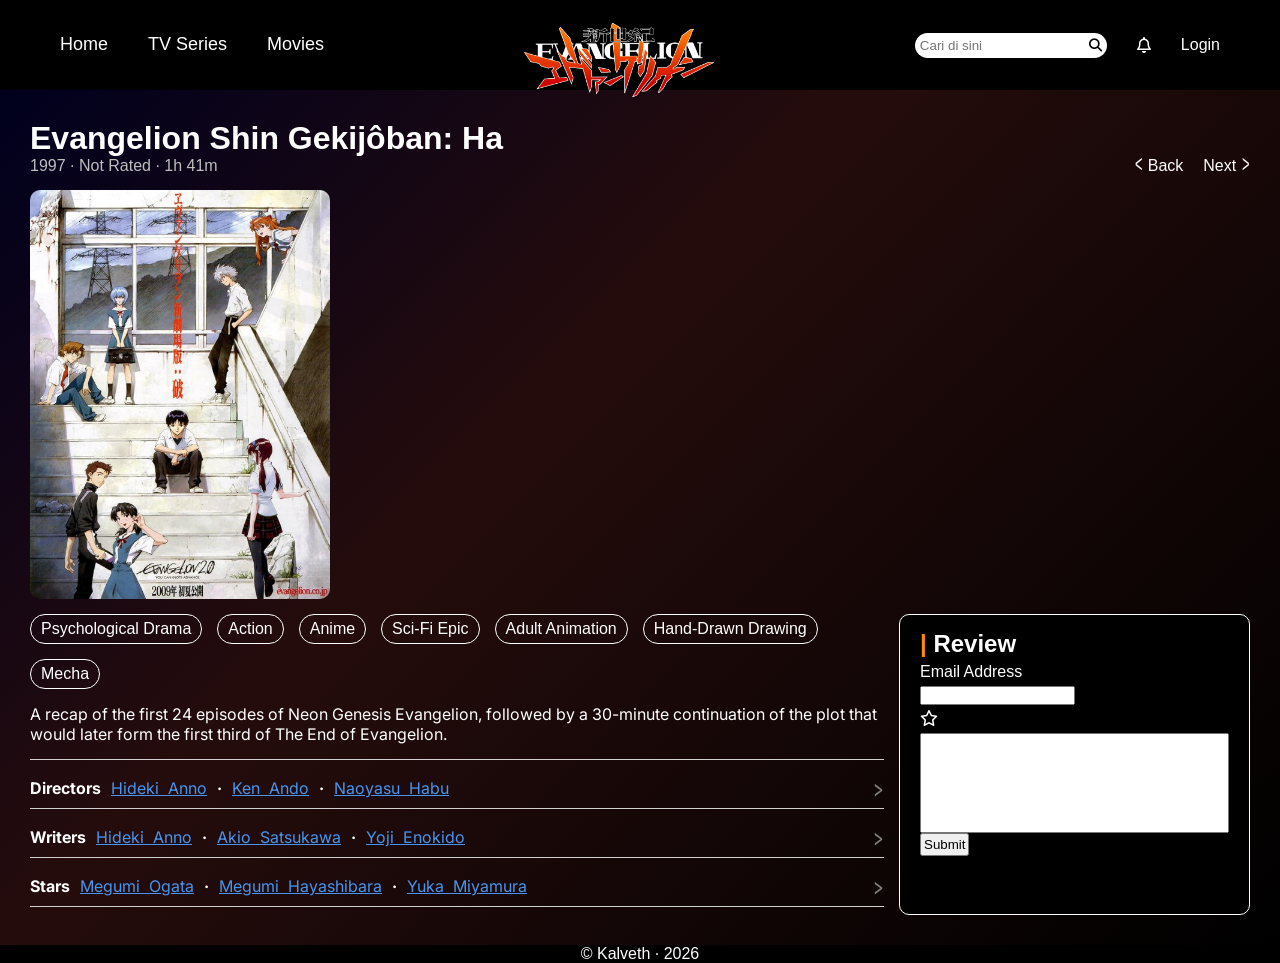
<file: movie2-0.html>
<!DOCTYPE html>
<html lang="en">
<head>
    <meta charset="UTF-8">
    <meta name="viewport" content="width=device-width, initial-scale=1.0">
    <title>Evangelion</title>
    <link rel="stylesheet" href="movie0-3.css">
    <link rel="stylesheet" href="https://cdnjs.cloudflare.com/ajax/libs/font-awesome/6.4.0/css/all.min.css">
    <link rel="preconnect" href="https://fonts.gstatic.com" crossorigin>
    <link href="https://fonts.googleapis.com/css2?family=Inter:ital,opsz,wght@0,14..32,100..900;1,14..32,100..900&display=swap" rel="stylesheet">
    <link rel="stylesheet" href="https://cdnjs.cloudflare.com/ajax/libs/font-awesome/6.4.0/css/all.min.css">
</head>
<body>
    <header class="container-navbar">
        <div class="left-navbar">
            <a href="index.html" class="a-navbar">Home</a></li>
            <a href="episode.html" class="a-navbar">TV Series</a></li>
            <a href="movie.html" class="a-navbar">Movies</a></li>
        </div>
        <img src="evangelion-logo.png" class="img-navbar">
        <div class="right-navbar">
            <form class="form-navbar">
                <input type="search" placeholder="Cari di sini" class="input-navbar">
                <button type="submit" class="button-navbar"><i class="fa-solid fa-magnifying-glass"></i></button>
            </form>
            <i class="fa-regular fa-bell"></i>
            <a href="#" class="login-navbar">Login</a>
        </div>
    </header>
    <main class="container-content">
        <div class="container-movie">
            <div class="judul-movie">
                <div class="container-judul">
                    <h1 class="h1-movie">Evangelion Shin Gekijôban: Ha</h1>
                    <p class="year-movie">1997 &middot; Not Rated &middot; 1h 41m</p>
                </div>
                <div class="container-next">
                    <a href="movie1-0.html" class="a-next left"><p><span class="span-next left">&lt;</span> Back</p></a> 
                    <a href="movie3-0.html" class="a-next right"><p>Next <span class="span-next right">&gt;</span></p></a>
                </div>
            </div>
            <div class="source-movie">
                <img src="foto/movie2-0.jpg" alt="" class="img-movie">
                <iframe width="1080" height="auto" src="https://www.youtube.com/embed/WCmhrfB6tyM?si=vQT8taf113UDka3Z" title="YouTube video player" frameborder="0" allow="accelerometer; autoplay; clipboard-write; encrypted-media; gyroscope; picture-in-picture; web-share" referrerpolicy="strict-origin-when-cross-origin" allowfullscreen></iframe>
            </div>

            <div class="isi"> 
            <ul class="genre-movie">
                <li class="li-movie">Psychological Drama</li>
                <li class="li-movie">Action</li>
                <li class="li-movie">Anime</li>
                <li class="li-movie">Sci-Fi Epic</li>
                <li class="li-movie">Adult Animation</li>
                <li class="li-movie">Hand-Drawn Drawing</li>
                <li class="li-movie">Mecha</li>
            </ul>
            
            <div class="container-detail">
            <ul class="ul-detail">
                <li class="desk-detail"><p class="p-detail">A recap of the first 24 episodes of Neon Genesis Evangelion, followed by a 30-minute continuation of the plot that would later form the first third of The End of Evangelion.</p></li>
                <li class="li-detail">Directors 
                    <a href="#" class="a-detail">Hideki Anno</a> &middot; 
                    <a href="#" class="a-detail">Ken Ando</a> &middot; 
                    <a href="#" class="a-detail">Naoyasu Habu</a><span class="over-detail">
                    <a href="#" class="over-detail">></a>
                </li>

                <li class="li-detail">Writers 
                    <a href="#" class="a-detail">Hideki Anno</a> &middot; 
                    <a href="#" class="a-detail">Akio Satsukawa</a> &middot; 
                    <a href="#" class="a-detail">Yoji Enokido</a><span class="over-detail">
                    <a href="#" class="over-detail">></a>
                </li>

                <li class="li-detail">Stars 
                    <a href="#" class="a-detail">Megumi Ogata</a> &middot; 
                    <a href="#" class="a-detail">Megumi Hayashibara</a> &middot; 
                    <a href="#" class="a-detail">Yuka Miyamura</a><span class="over-detail">
                    <a href="#" class="over-detail">></a>
                </li>
            </ul>
        </div>
        <div class="container-form">
                <p class="judul-form"><span class="verbar-form">&verbar;</span> Review</p>

                <form class="form">
                    <p>Email Address</p>
                    <input type="text" class="email-form">
                    <p id="star-form"><i class="fa-regular fa-star"></i></p>
                    <input type="text" class="text-form">
                </form>
                <button type="submit" class="button-form">Submit</button>
        </div>
        </div>
        </div>
    </main>
    <div class="index-last">
        <p class="last-p">&copy; Kalveth &middot; 2026</p>
    </div>
</body>
</html>
</file>
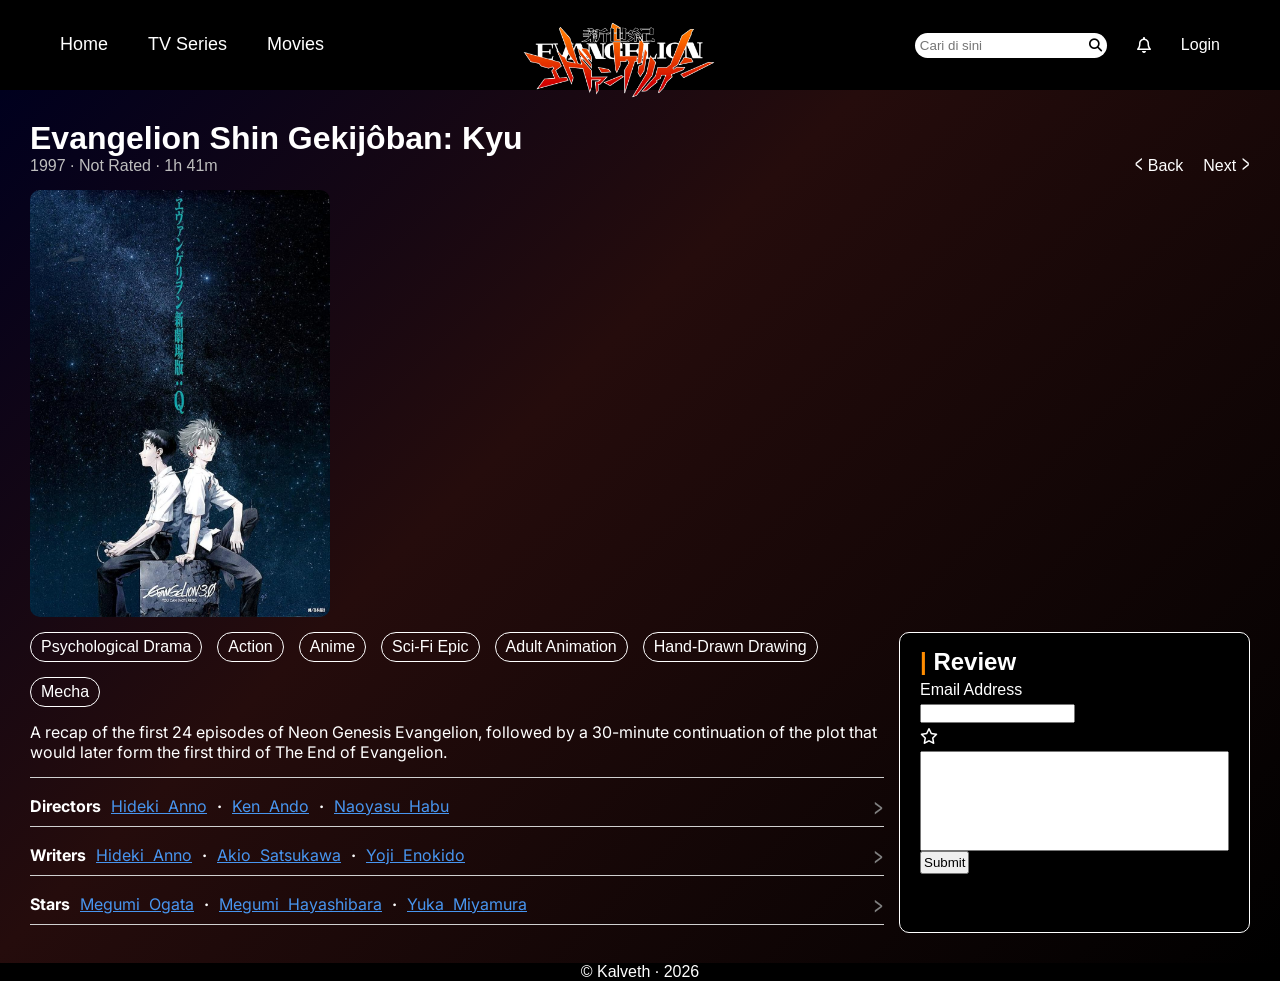
<file: movie3-0.html>
<!DOCTYPE html>
<html lang="en">
<head>
    <meta charset="UTF-8">
    <meta name="viewport" content="width=device-width, initial-scale=1.0">
    <title>Evangelion</title>
    <link rel="stylesheet" href="movie0-3.css">
    <link rel="stylesheet" href="https://cdnjs.cloudflare.com/ajax/libs/font-awesome/6.4.0/css/all.min.css">
    <link rel="preconnect" href="https://fonts.gstatic.com" crossorigin>
    <link href="https://fonts.googleapis.com/css2?family=Inter:ital,opsz,wght@0,14..32,100..900;1,14..32,100..900&display=swap" rel="stylesheet">
    <link rel="stylesheet" href="https://cdnjs.cloudflare.com/ajax/libs/font-awesome/6.4.0/css/all.min.css">
</head>
<body>
    <header class="container-navbar">
        <div class="left-navbar">
            <a href="index.html" class="a-navbar">Home</a></li>
            <a href="episode.html" class="a-navbar">TV Series</a></li>
            <a href="movie.html" class="a-navbar">Movies</a></li>
        </div>
        <img src="evangelion-logo.png" class="img-navbar">
        <div class="right-navbar">
            <form class="form-navbar">
                <input type="search" placeholder="Cari di sini" class="input-navbar">
                <button type="submit" class="button-navbar"><i class="fa-solid fa-magnifying-glass"></i></button>
            </form>
            <i class="fa-regular fa-bell"></i>
            <a href="#" class="login-navbar">Login</a>
        </div>
    </header>
    <main class="container-content">
        <div class="container-movie">
            <div class="judul-movie">
                <div class="container-judul">
                    <h1 class="h1-movie">Evangelion Shin Gekijôban: Kyu</h1>
                    <p class="year-movie">1997 &middot; Not Rated &middot; 1h 41m</p>
                </div>
                <div class="container-next">
                    <a href="movie2-0.html" class="a-next left"><p><span class="span-next left">&lt;</span> Back</p></a> 
                    <a href="movie3-1.html" class="a-next right"><p>Next <span class="span-next right">&gt;</span></p></a>
                </div>
            </div>
            <div class="source-movie">
                <img src="foto/movie3-0.jpg" alt="" class="img-movie">
                <iframe width="1080" height="auto" src="https://www.youtube.com/embed/Ua75H0k7-N0?si=-tj9p9BhR5yT7Pe5" title="YouTube video player" frameborder="0" allow="accelerometer; autoplay; clipboard-write; encrypted-media; gyroscope; picture-in-picture; web-share" referrerpolicy="strict-origin-when-cross-origin" allowfullscreen></iframe>
            </div>
            <div class="isi"> 
            <ul class="genre-movie">
                <li class="li-movie">Psychological Drama</li>
                <li class="li-movie">Action</li>
                <li class="li-movie">Anime</li>
                <li class="li-movie">Sci-Fi Epic</li>
                <li class="li-movie">Adult Animation</li>
                <li class="li-movie">Hand-Drawn Drawing</li>
                <li class="li-movie">Mecha</li>
            </ul>
            
            <div class="container-detail">
            <ul class="ul-detail">
                <li class="desk-detail"><p class="p-detail">A recap of the first 24 episodes of Neon Genesis Evangelion, followed by a 30-minute continuation of the plot that would later form the first third of The End of Evangelion.</p></li>
                <li class="li-detail">Directors 
                    <a href="#" class="a-detail">Hideki Anno</a> &middot; 
                    <a href="#" class="a-detail">Ken Ando</a> &middot; 
                    <a href="#" class="a-detail">Naoyasu Habu</a><span class="over-detail">
                    <a href="#" class="over-detail">></a>
                </li>

                <li class="li-detail">Writers 
                    <a href="#" class="a-detail">Hideki Anno</a> &middot; 
                    <a href="#" class="a-detail">Akio Satsukawa</a> &middot; 
                    <a href="#" class="a-detail">Yoji Enokido</a><span class="over-detail">
                    <a href="#" class="over-detail">></a>
                </li>

                <li class="li-detail">Stars 
                    <a href="#" class="a-detail">Megumi Ogata</a> &middot; 
                    <a href="#" class="a-detail">Megumi Hayashibara</a> &middot; 
                    <a href="#" class="a-detail">Yuka Miyamura</a><span class="over-detail">
                    <a href="#" class="over-detail">></a>
                </li>
            </ul>
        </div>
        <div class="container-form">
                <p class="judul-form"><span class="verbar-form">&verbar;</span> Review</p>

                <form class="form">
                    <p>Email Address</p>
                    <input type="text" class="email-form">
                    <p id="star-form"><i class="fa-regular fa-star"></i></p>
                    <input type="text" class="text-form">
                </form>
                <button type="submit" class="button-form">Submit</button>
        </div>
        </div>
        </div>
    </main>
    <div class="index-last">
        <p class="last-p">&copy; Kalveth &middot; 2026</p>
    </div>
</body>
</html>
</file>
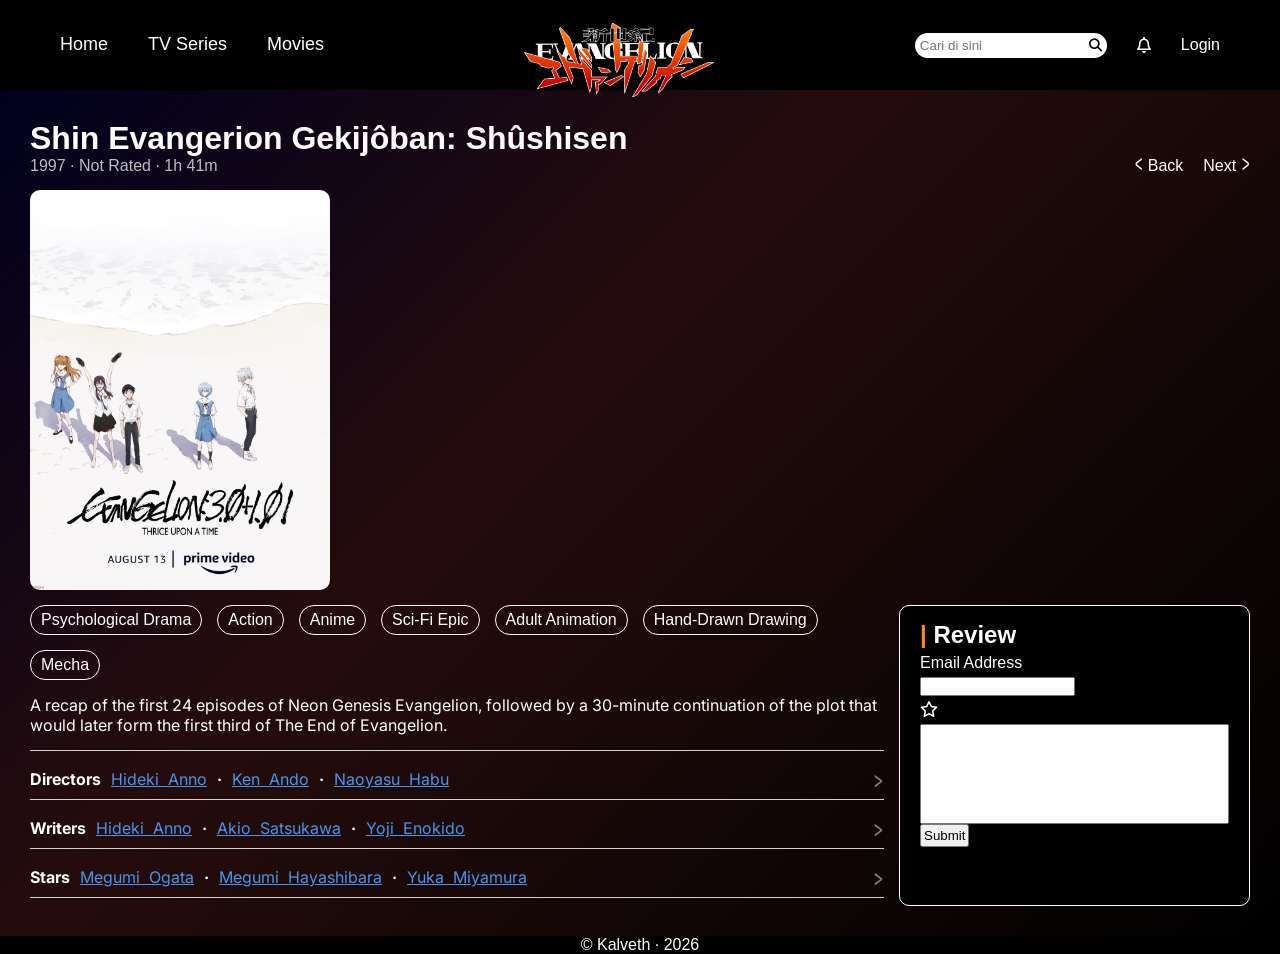
<file: movie3-1.html>
<!DOCTYPE html>
<html lang="en">
<head>
    <meta charset="UTF-8">
    <meta name="viewport" content="width=device-width, initial-scale=1.0">
    <title>Evangelion</title>
    <link rel="stylesheet" href="movie0-3.css">
    <link rel="stylesheet" href="https://cdnjs.cloudflare.com/ajax/libs/font-awesome/6.4.0/css/all.min.css">
    <link rel="preconnect" href="https://fonts.gstatic.com" crossorigin>
    <link href="https://fonts.googleapis.com/css2?family=Inter:ital,opsz,wght@0,14..32,100..900;1,14..32,100..900&display=swap" rel="stylesheet">
    <link rel="stylesheet" href="https://cdnjs.cloudflare.com/ajax/libs/font-awesome/6.4.0/css/all.min.css">
</head>
<body>
    <header class="container-navbar">
        <div class="left-navbar">
            <a href="index.html" class="a-navbar">Home</a></li>
            <a href="episode.html" class="a-navbar">TV Series</a></li>
            <a href="movie.html" class="a-navbar">Movies</a></li>
        </div>
        <img src="evangelion-logo.png" class="img-navbar">
        <div class="right-navbar">
            <form class="form-navbar">
                <input type="search" placeholder="Cari di sini" class="input-navbar">
                <button type="submit" class="button-navbar"><i class="fa-solid fa-magnifying-glass"></i></button>
            </form>
            <i class="fa-regular fa-bell"></i>
            <a href="#" class="login-navbar">Login</a>
        </div>
    </header>
    <main class="container-content">
        <div class="container-movie">
            <div class="judul-movie">
                <div class="container-judul">
                    <h1 class="h1-movie">Shin Evangerion Gekijôban: Shûshisen</h1>
                    <p class="year-movie">1997 &middot; Not Rated &middot; 1h 41m</p>
                </div>
                <div class="container-next">
                    <a href="movie3-0.html" class="a-next left"><p><span class="span-next left">&lt;</span> Back</p></a> 
                    <a href="movie.html" class="a-next right"><p>Next <span class="span-next right">&gt;</span></p></a>
                </div>
            </div>
            <div class="source-movie">
                <img src="foto/movie3-1.jpg" alt="" class="img-movie">
                <iframe width="1080" height="auto" src="https://www.youtube.com/embed/GZfuWMDEJpw?si=K_XUTI2pq8uclnXy" title="YouTube video player" frameborder="0" allow="accelerometer; autoplay; clipboard-write; encrypted-media; gyroscope; picture-in-picture; web-share" referrerpolicy="strict-origin-when-cross-origin" allowfullscreen></iframe>
            </div>

            <div class="isi"> 
            <ul class="genre-movie">
                <li class="li-movie">Psychological Drama</li>
                <li class="li-movie">Action</li>
                <li class="li-movie">Anime</li>
                <li class="li-movie">Sci-Fi Epic</li>
                <li class="li-movie">Adult Animation</li>
                <li class="li-movie">Hand-Drawn Drawing</li>
                <li class="li-movie">Mecha</li>
            </ul>
            
            <div class="container-detail">
            <ul class="ul-detail">
                <li class="desk-detail"><p class="p-detail">A recap of the first 24 episodes of Neon Genesis Evangelion, followed by a 30-minute continuation of the plot that would later form the first third of The End of Evangelion.</p></li>
                <li class="li-detail">Directors 
                    <a href="#" class="a-detail">Hideki Anno</a> &middot; 
                    <a href="#" class="a-detail">Ken Ando</a> &middot; 
                    <a href="#" class="a-detail">Naoyasu Habu</a><span class="over-detail">
                    <a href="#" class="over-detail">></a>
                </li>

                <li class="li-detail">Writers 
                    <a href="#" class="a-detail">Hideki Anno</a> &middot; 
                    <a href="#" class="a-detail">Akio Satsukawa</a> &middot; 
                    <a href="#" class="a-detail">Yoji Enokido</a><span class="over-detail">
                    <a href="#" class="over-detail">></a>
                </li>

                <li class="li-detail">Stars 
                    <a href="#" class="a-detail">Megumi Ogata</a> &middot; 
                    <a href="#" class="a-detail">Megumi Hayashibara</a> &middot; 
                    <a href="#" class="a-detail">Yuka Miyamura</a><span class="over-detail">
                    <a href="#" class="over-detail">></a>
                </li>
            </ul>
        </div>
        <div class="container-form">
                <p class="judul-form"><span class="verbar-form">&verbar;</span> Review</p>

                <form class="form">
                    <p>Email Address</p>
                    <input type="text" class="email-form">
                    <p id="star-form"><i class="fa-regular fa-star"></i></p>
                    <input type="text" class="text-form">
                </form>
                <button type="submit" class="button-form">Submit</button>
        </div>
        </div>
        </div>
    </main>
    <div class="index-last">
        <p class="last-p">&copy; Kalveth &middot; 2026</p>
    </div>
</body>
</html>
</file>
<file: index.css>
*,
html {
    padding: 0;
    margin: 0;
    box-sizing: border-box;
}

body {
    font-family: 'Segoe UI', Tahoma, Geneva, Verdana, sans-serif;
    font-weight: 300;
    overflow-x: hidden;
}

.container-navbar {
    display: flex;
    justify-content: space-between;
    align-items: center;
    background-color: rgb(0, 0, 0);
    height: 10vh;
    padding: 0 60px;
    position: sticky;
    width: 100%;
    z-index: 1;
}

.left-navbar {
    display: flex;
    align-items: center;
    gap: 40px;
    font-size: 18px;
}

.a-navbar {
    text-decoration: none;
    color: white;
    position: relative;
    padding-bottom: 2px;
}

.a-navbar::after {
    content: '';
    position: absolute;
    left: 50%;
    bottom: 0;
    width: 0;
    height: 1.8px;
    background-color: red;
    transition: 0.3s;
}

.a-navbar:hover::after {
    width: 100%;
    left: 0;
}

.img-navbar {
    width: 210px;
    margin-top: 30px;
    justify-content: center;
}

.right-navbar {
    display: flex;
    justify-content: center;
    align-items: center;
    gap: 30px;
}

.form-navbar {
    background-color: white;
    padding: 5px;
    display: flex;
    border-radius: 15px;
}

.input-navbar {
    border: none;
    background: transparent;
    outline: none;
}

.button-navbar {
    border: none;
    background: transparent;
    cursor: pointer;
}
.fa-bell {
    color: white;
    cursor: pointer;
}

.login-navbar {
    color: white;
    text-decoration: none;
}

.container-content {
    position: relative;
    align-items: center;
    display: flex;
    height: 100vh;
    padding: 0 50px;
}

.img-content {
    width: 100%;
    height: 100%;
    object-fit: cover;
    z-index: -1;
    top: 0;
    left: 0;
    position: absolute;
    filter: brightness(0.5);
}

.teks-content {
    width: 500px;
    color: white;
    position: absolute;
    margin-top: 100px;
}

.h3-content {
    color: aqua;
    margin-bottom: 5px;
}

.rate-content {
    margin: 15px 0;
    font-weight: 500;
}

.p-content {
    line-height: 1.5;
    margin-top: 5px;
}

.h1-content {
    font-family: 'Franklin Gothic Medium', 'Arial Narrow', Arial, sans-serif;
    font-weight: bolder;
    font-size: 2.8rem;
}

.container-btn {
    display: flex;
    gap: 15px;
}

.btn {
    padding: 12px 30px;
    font-size: 1.1rem;
    font-weight: bold;
    border-radius: 8px;
    cursor: pointer;
    border: none;
    transition: all 0.3s ease;
}

.button1 {
    background-color: aqua;
    color: black;
    box-shadow: 0 4px 15px rgba(0, 255, 255, 0.3);
}

.button1:hover {
    background-color: #00cccc;
    transform: translateY(-3px);
}

.button2 {
    background-color: transparent;
    border: 2px solid white;
    color: white;
}

.button2:hover {
    background-color: white;
    color: black;
}

.footer {
    margin: 30px;
    display: flex;
    gap: 30px;
}

.container-detail {
    width: 70%;
}

.ul-detail {
    list-style-type: none;
    font-family: 'inter', sans-serif;
    line-height: 2.5;
}

.li-judul {
    font-size: 1.5rem;
    font-weight: bold;
    border-bottom: 1px solid rgb(208, 208, 208);
    margin-bottom: 8px;
}

.verbar-detail {
    color: darkorange;
    margin-right: 5px;
}

.li-detail {
    font-size: 1rem;
    font-weight: bold;
    border-bottom: 1px solid rgb(208, 208, 208);
    margin-bottom: 8px;
    display: flex;
}

.a-detail {
    font-weight: normal;
    word-spacing: 5px;
    margin: 0 10px;
}

.a-detail:hover {
    color: rgb(0, 0, 136);
    transition: 0.3s
}

.over-detail {
    font-weight: 400;
    text-decoration: none;
    color: gray;
    margin-left: auto;
    transform: scale(1, 1.5);
}

.container-more {
    width: 30%;
    display: flex;
    flex-direction: column;
    gap: 30px;
    justify-content: center;
    align-items: flex-start;
}

.a-more {
    text-decoration: none;
    color: black;
}

.over-more {
    font-weight: 600;
    color: black;    
    margin-left: 5px;
    transform: scale(0.8, 1.5);
    display: inline-block;
}

.span-more:hover .over-more {
    color: darkorange;
    transition: 0.3s;
    cursor: pointer;
}

.span-more {
    font-size: 1.5rem;
    margin-left: 30%;
    font-weight: bold;
}

.index-last {
    background-color: black;
    display: flex;
    justify-content: center;
    align-items: center;
    color: white;
}
</file>
<file: episode.css>
*,
html {
    padding: 0;
    margin: 0;
    box-sizing: border-box;
}

body {
    font-family: 'Segoe UI', Tahoma, Geneva, Verdana, sans-serif;
    font-weight: 300;
    overflow-x: hidden;
    
}

.container-navbar {
    display: flex;
    justify-content: space-between;
    align-items: center;
    background-color: rgb(0, 0, 0);
    height: 10vh;
    padding: 0 60px;
    position: sticky;
    width: 100%;
    z-index: 86;
}

.left-navbar {
    display: flex;
    align-items: center;
    gap: 40px;
    font-size: 18px;
}

.a-navbar {
    text-decoration: none;
    color: white;
    position: relative;
    padding-bottom: 2px;
}

.a-navbar::after {
    content: '';
    position: absolute;
    left: 50%;
    bottom: 0;
    width: 0;
    height: 1.8px;
    background-color: red;
    transition: 0.3s;
}

.a-navbar:hover::after {
    width: 100%;
    left: 0;
}

.img-navbar {
    width: 210px;
    margin-top: 30px;
    justify-content: center;
}

.right-navbar {
    display: flex;
    justify-content: center;
    align-items: center;
    gap: 30px;
}

.form-navbar {
    background-color: white;
    padding: 5px;
    display: flex;
    border-radius: 15px;
}

.input-navbar {
    border: none;
    background: transparent;
    outline: none;
}

.button-navbar {
    border: none;
    background: transparent;
    cursor: pointer;
}
.fa-bell {
    color: white;
    cursor: pointer;
}

.login-navbar {
    color: white;
    text-decoration: none;
}
/* --- */

.container-header {
    display: flex;
    position: relative;
    background: linear-gradient(135deg, rgb(0, 0, 30) 0%, rgb(37, 12, 12) 40%, rgb(0, 0, 0) 100%);
}

.container-left {
    margin: 30px;
    display: flex;
    gap: 20px;
}

.left-header {
    flex-direction: column;
    display: flex;
    justify-content: flex-end;
}

.img-header {
    width: 100px;
    height: auto;
    border-radius: 10px;
}

.h3-header {
    color: gray;
    font-weight: bold;
}

.h1-header {
    color: white;
    font-weight: 400;
    font-size: 3rem;
}

.container-content {
    width: 98%;
    margin: 30px auto;
}

.card-content {
    display: grid;
    gap: 30px;
    grid-template-columns: repeat(auto-fit, minmax(600px, 1fr));
}
    

.card {
    border: 1px solid black;
    max-width: 600px;
    display: flex;
    box-shadow: 1px 2px 3px rgba(0, 0, 0, 0.452);
    align-items: stretch;
    width: 100%;
}

.card:hover {
    transform: translateY(-3px);
}

.img-card {
    width: 280px;
    height: auto;
    object-fit: cover;
}

.text-card {
    margin: 15px;
    line-height: 1.5;
}

.episode-card {
    color: gray;
    font-size: 0.9rem;
    font-weight: 500;
}

.judul-card {
}
.rate-card {
    color: gray;
}
.fa-star {
    color: rgb(224, 224, 0);
}
.desk-card {
   font-size: 0.9rem;
   font-weight: 400;
}

.index-last {
    background-color: black;
    display: flex;
    justify-content: center;
    align-items: center;
    color: white;
    
}
</file>
<file: movie.css>
*,
html {
    padding: 0;
    margin: 0;
    box-sizing: border-box;
}

body {
    font-family: 'Segoe UI', Tahoma, Geneva, Verdana, sans-serif;
    font-weight: 300;
    overflow-x: hidden;
}

.container-navbar {
    display: flex;
    justify-content: space-between;
    align-items: center;
    background-color: rgb(0, 0, 0);
    height: 10vh;
    padding: 0 60px;
    position: sticky;
    width: 100%;
    z-index: 1;
}

.left-navbar {
    display: flex;
    align-items: center;
    gap: 40px;
    font-size: 18px;
}

.a-navbar {
    text-decoration: none;
    color: white;
    position: relative;
    padding-bottom: 2px;
}

.a-navbar::after {
    content: '';
    position: absolute;
    left: 50%;
    bottom: 0;
    width: 0;
    height: 1.8px;
    background-color: red;
    transition: 0.3s;
}

.a-navbar:hover::after {
    width: 100%;
    left: 0;
}

.img-navbar {
    width: 210px;
    margin-top: 30px;
    justify-content: center;
}

.right-navbar {
    display: flex;
    justify-content: center;
    align-items: center;
    gap: 30px;
}

.form-navbar {
    background-color: white;
    padding: 5px;
    display: flex;
    border-radius: 15px;
}

.input-navbar {
    border: none;
    background: transparent;
    outline: none;
}

.button-navbar {
    border: none;
    background: transparent;
    cursor: pointer;
}
.fa-bell {
    color: white;
    cursor: pointer;
}

.login-navbar {
    color: white;
    text-decoration: none;
}

.container-header {
    display: flex;
    position: relative;
    background: linear-gradient(90deg, rgb(31, 31, 31), 30%, rgba(41, 41, 41, 0.9), 80%, rgb(31, 31, 31));
}

.container-left {
    margin: 30px;
    display: flex;
    gap: 20px;
}

.left-header {
    flex-direction: column;
    display: flex;
    justify-content: flex-end;
}

.img-header {
    width: 100px;
    height: auto;
    border-radius: 10px;
}

.h3-header {
    color: gray;
    font-weight: bold;
}

.h1-header {
    color: white;
    font-weight: 400;
    font-size: 3rem;
}

.container-movie {
    margin: 30px 0;
    padding: 0 30px;
    width: 100%;
    position: relative;
    display: flex;
    align-items: center;
}

.a-movie {
    cursor: pointer;
    text-decoration: none;
}

.box-movie {
   border: 1px solid black;
   border-radius: 10px;
   overflow: hidden;
   gap: 10px;
   background-color: rgba(0, 0, 0, 0.8);
   width: 200px;
}

.img-movie {
    width: 200px;
    height: 280px;
}

.p-movie {
    font-size: 1.1rem;
    font-weight: 600;
    padding: 5px 0 15px 5px;
    color: white;
    text-overflow: ellipsis;
    white-space: nowrap;
    overflow: hidden;
}

.btn-movie {
    background-color: rgba(0, 0, 0, 0.5);
    text-decoration: none;
    position: absolute;
    display: flex;
    font-size: 3rem;
    top: 50%;
    color: white;
    font-weight: 500;
    border-radius: 5px;
    width: 50px;
    height: 40px;
    align-items: center;
    justify-content: center;
    border: 1px solid black;
    transform: translateY(-50%) scale(0.8, 1.2);
    z-index: 100;
    padding-bottom: 8px;
}

.left {left: 10px;}

.right {right: 10px;}

.slider-movie {
    scroll-behavior: smooth;
    overflow-x: auto;
    display: flex;
    gap: 30px;
    width: 100%;
    overflow: hidden;
}

.index-last {
    background-color: black;
    display: flex;
    justify-content: center;
    align-items: center;
    color: white;
}
</file>
<file: movie0-3.css>
*,
html {
    padding: 0;
    margin: 0;
    box-sizing: border-box;
}

body {
    font-family: 'Segoe UI', Tahoma, Geneva, Verdana, sans-serif;
    font-weight: 300;
    overflow-x: hidden;
    cursor: default;
}

.container-navbar {
    display: flex;
    justify-content: space-between;
    align-items: center;
    background-color: rgb(0, 0, 0);
    height: 10vh;
    padding: 0 60px;
    position: sticky;
    width: 100%;
    z-index: 1;
}

.left-navbar {
    display: flex;
    align-items: center;
    gap: 40px;
    font-size: 18px;
}

.a-navbar {
    text-decoration: none;
    color: white;
    position: relative;
    padding-bottom: 2px;
}

.a-navbar::after {
    content: '';
    position: absolute;
    left: 50%;
    bottom: 0;
    width: 0;
    height: 1.8px;
    background-color: red;
    transition: 0.3s;
}

.a-navbar:hover::after {
    width: 100%;
    left: 0;
}

.img-navbar {
    width: 210px;
    margin-top: 30px;
    justify-content: center;
}

.right-navbar {
    display: flex;
    justify-content: center;
    align-items: center;
    gap: 30px;
}

.form-navbar {
    background-color: white;
    padding: 5px;
    display: flex;
    border-radius: 15px;
}

.input-navbar {
    border: none;
    background: transparent;
    outline: none;
}

.button-navbar {
    border: none;
    background: transparent;
    cursor: pointer;
}
.fa-bell {
    color: white;
    cursor: pointer;
}

.login-navbar {
    color: white;
    text-decoration: none;
}

.container-content {
}

.container-movie {
    background: linear-gradient(135deg, rgb(0, 0, 30) 0%, rgb(37, 12, 12) 40%, rgb(0, 0, 0) 100%);
    padding: 30px;
    position: relative;
}

.judul-movie {
    font-weight: 500;
    display: flex;
    align-items: flex-end;
}

.container-judul {
    flex-direction: column;
}

.h1-movie {
    color: white;
}

.year-movie {
    color: rgb(190, 190, 190);
    cursor: default;
}

.container-next {
    display: flex;
    right: 30px;
    position: absolute;
    color: white;
    cursor: pointer;
    gap: 20px;
}

.a-next {
    text-decoration: none;
    color: white;
}

.span-next {
    color: white;
    display: inline-block;
    transform: scale(0.8, 1.5) translateY(-5%);
}

.a-next:hover .span-next {
    color: yellow;
    transition: 0.1s;
}

.container-next:has(.left:hover) .right {
    color: gray;
    transition: 0.1s;
}

.container-next:has(.right:hover) .left {
    color: gray;
    transition: 0.1s;
}

.a-next:active {
    color: yellow;
}

.source-movie {
    display: flex;
    position: relative;
    margin: 15px 0;
    gap: 5px;
}

.img-movie {
    width: 300px;
    height: auto;
    border-radius: 10px;
}

.genre-movie {
    grid-column: 1;
    list-style-type: none;
    display: flex;
    flex-wrap: wrap;
    gap: 15px;
    color: white;
}

.li-movie {
    border: 1px solid white;
    border-radius: 20px;
    padding: 5px 10px;
    cursor: pointer;
}

.li-movie:hover {
    background-color: rgba(255, 255, 255, 0.2);
}

.container-detail {
    grid-column: 1;
    width: 100%;
}

.ul-detail {
    list-style-type: none;
    font-family: 'inter', sans-serif;
}

.desk-detail {
    border-bottom: 1px solid rgb(208, 208, 208);
    margin-bottom: 8px;
}

.p-detail {
    color: white;
    margin: 15px 0;
    font-weight: 400;
}

.verbar-detail {
    color: darkorange;
    margin-right: 5px;
    font-weight: bold;
}

.li-detail {
    font-size: 1rem;
    font-weight: bold;
    border-bottom: 1px solid rgb(208, 208, 208);
    display: flex;
    line-height: 2.5;
    margin: 8px 0;
    color: white;
}

.a-detail {
    font-weight: normal;
    word-spacing: 5px;
    margin: 0 10px;
    color: #4895ef;
}

.a-detail:hover {
    color: #4361ee;
    transition: 0.3s
}

.over-detail {
    font-weight: 400;
    text-decoration: none;
    color: gray;
    margin-left: auto;
    transform: scale(1, 1.5);
}

.isi {
    display: grid;
    grid-template-columns: 70% 30%; 
}

.container-form {
    grid-column: 2;
    grid-row: 1 /span  2; 
    background-color: rgb(0, 0, 0);
    border: 1px solid white;
    border-radius: 10px;
    padding: 10px;
    color: white;
    height: 100%; 
    margin-left: 15px;
    padding: 15px 20px;
    cursor: default;
}

.judul-form {
    font-size: 1.5rem;
    font-weight: bold;
    margin-bottom: 5px;
}

.verbar-form {
    color: darkorange;
}

.form {
   gap: 5px;
   flex-direction: column;
   display: flex;
}

.email-form {
    width: 50%;
}

.text-form {
    height: 100px;
}

.button-form {
    padding: 2px;
    cursor: pointer;
}

.index-last {
    background-color: black;
    display: flex;
    justify-content: center;
    align-items: center;
    color: white;
}
</file>
